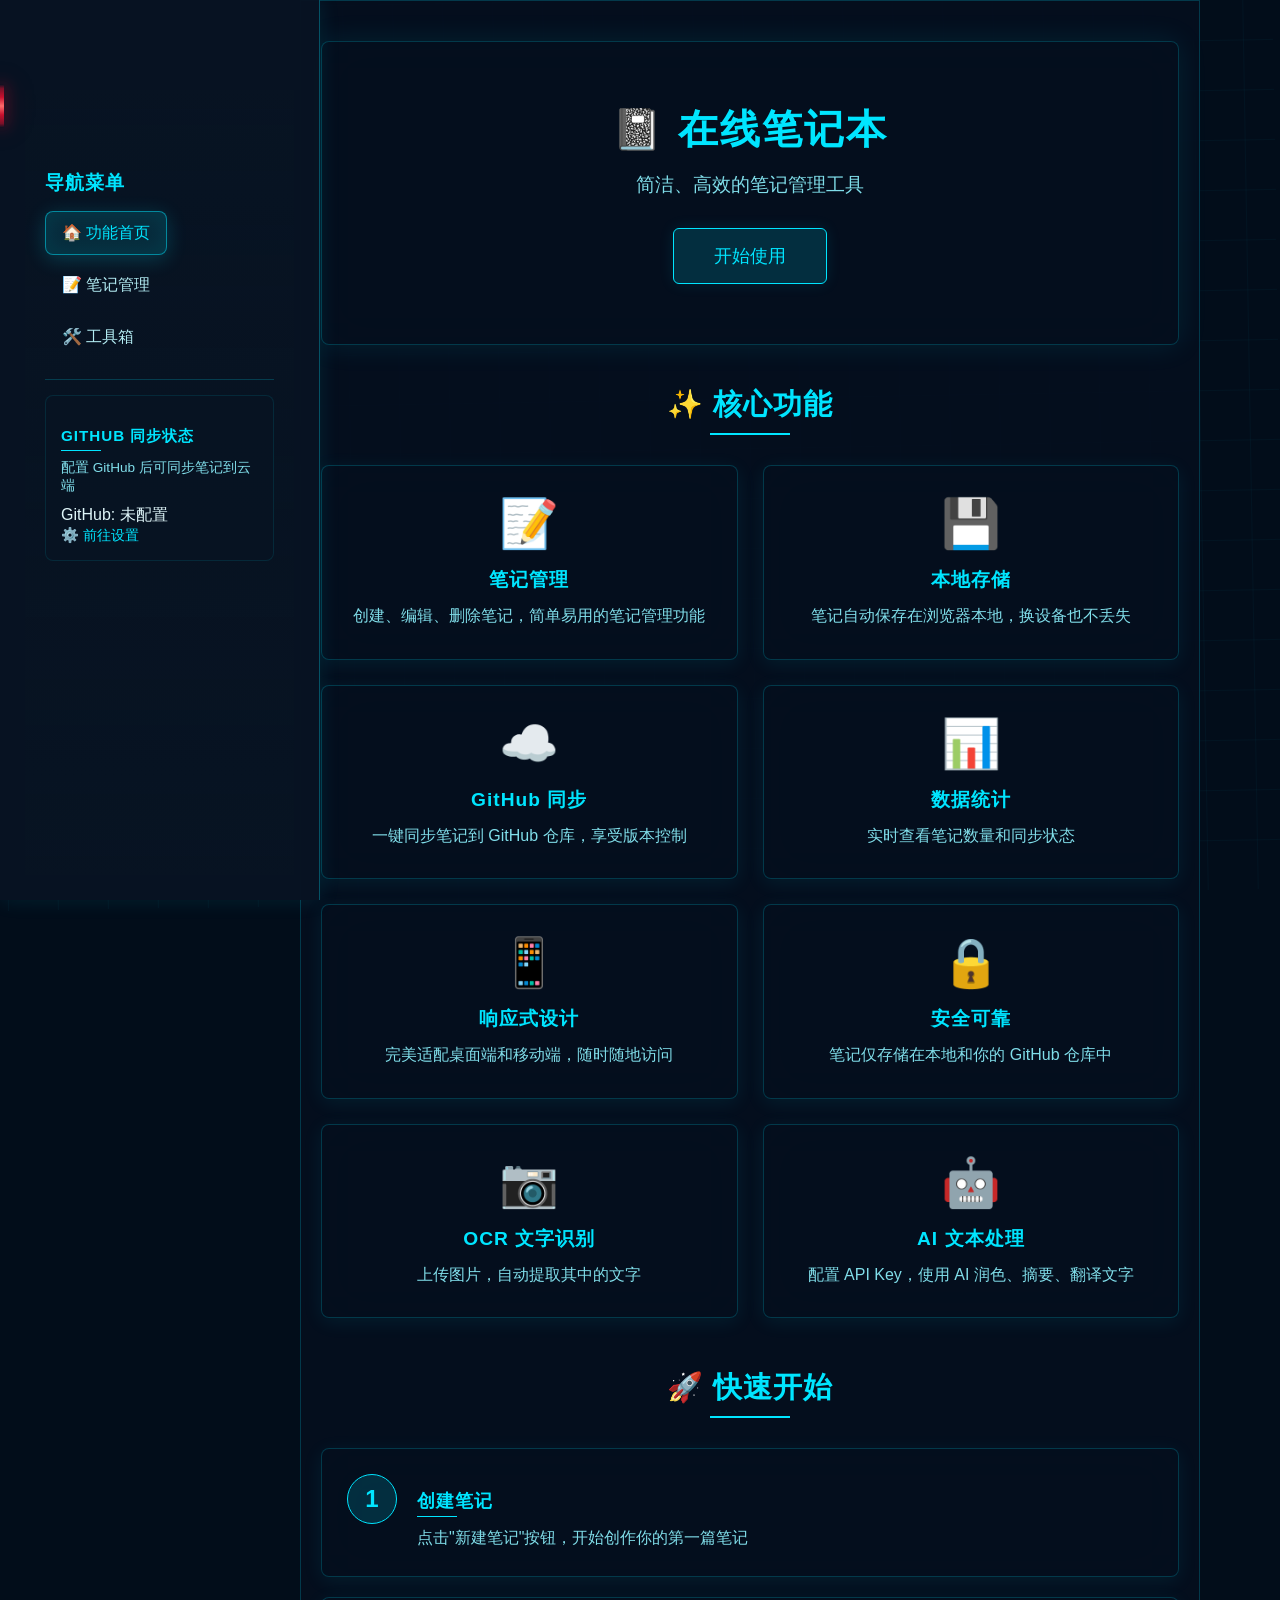
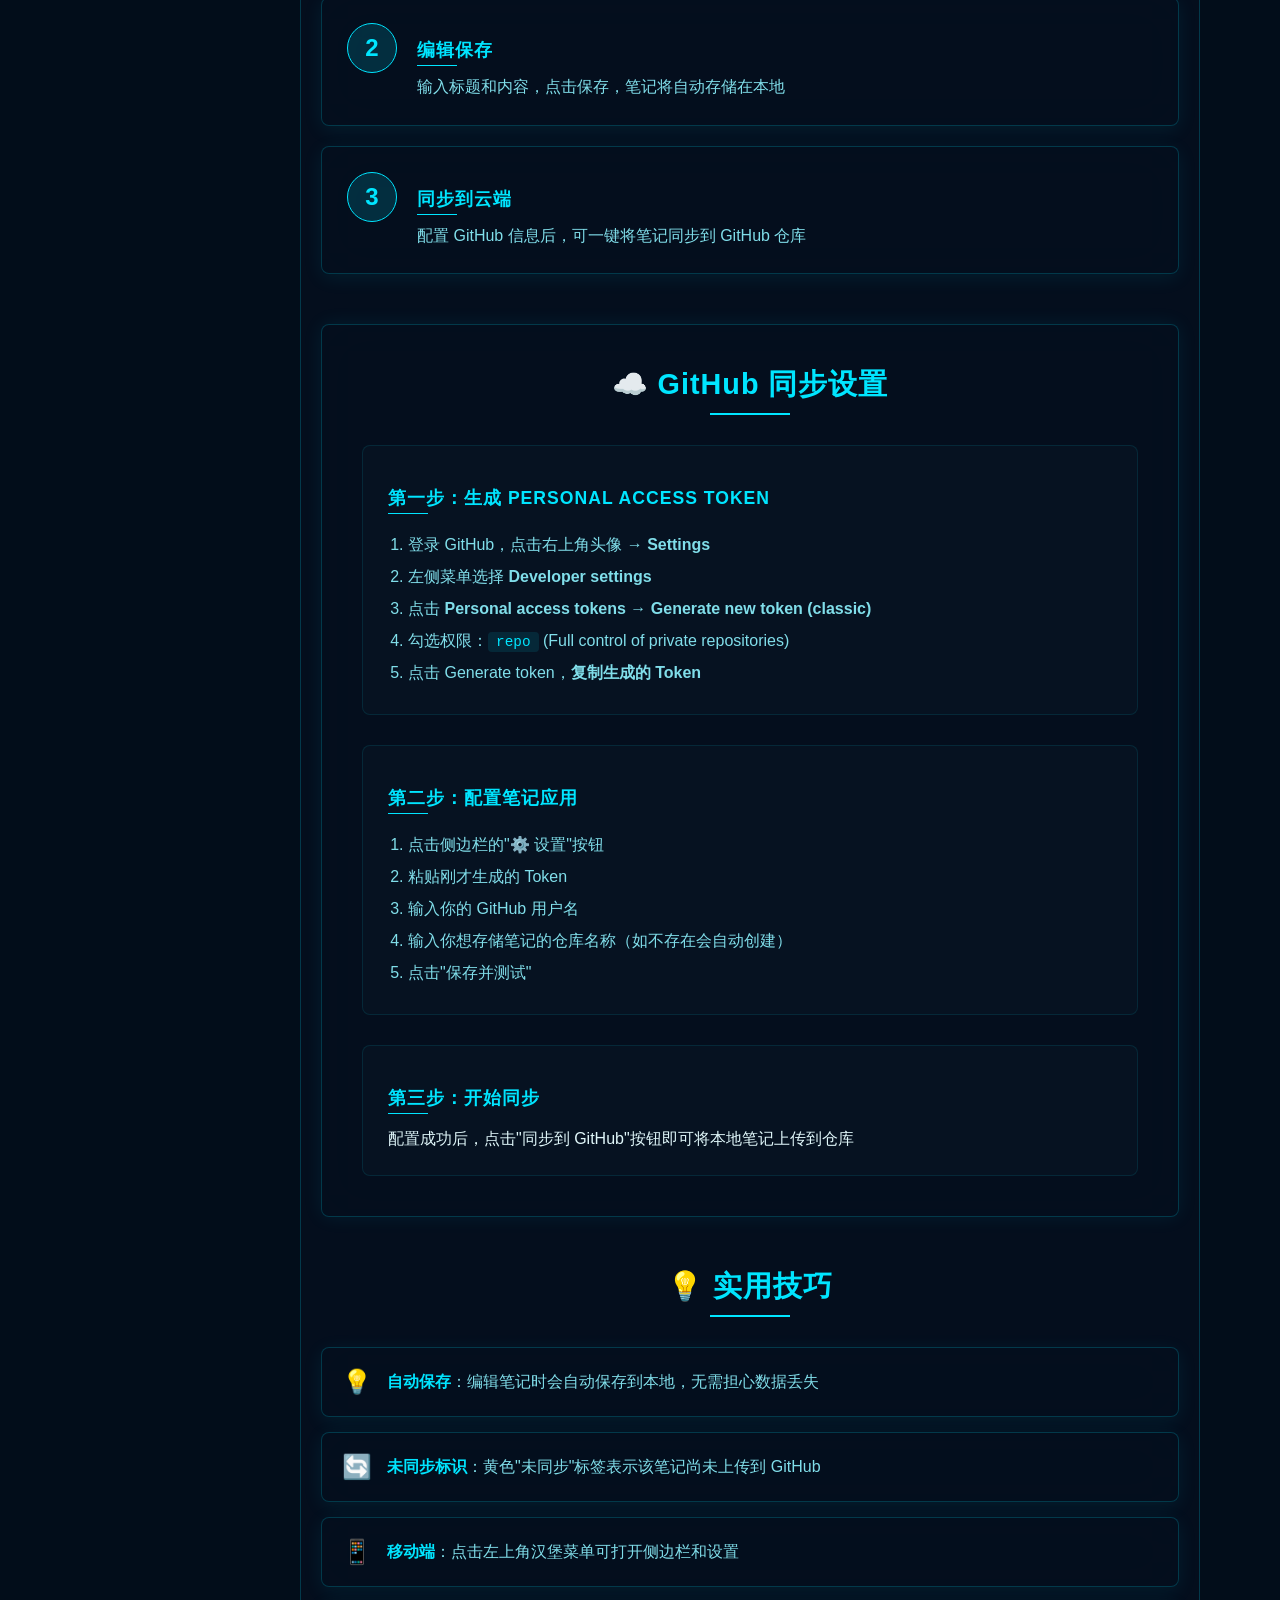
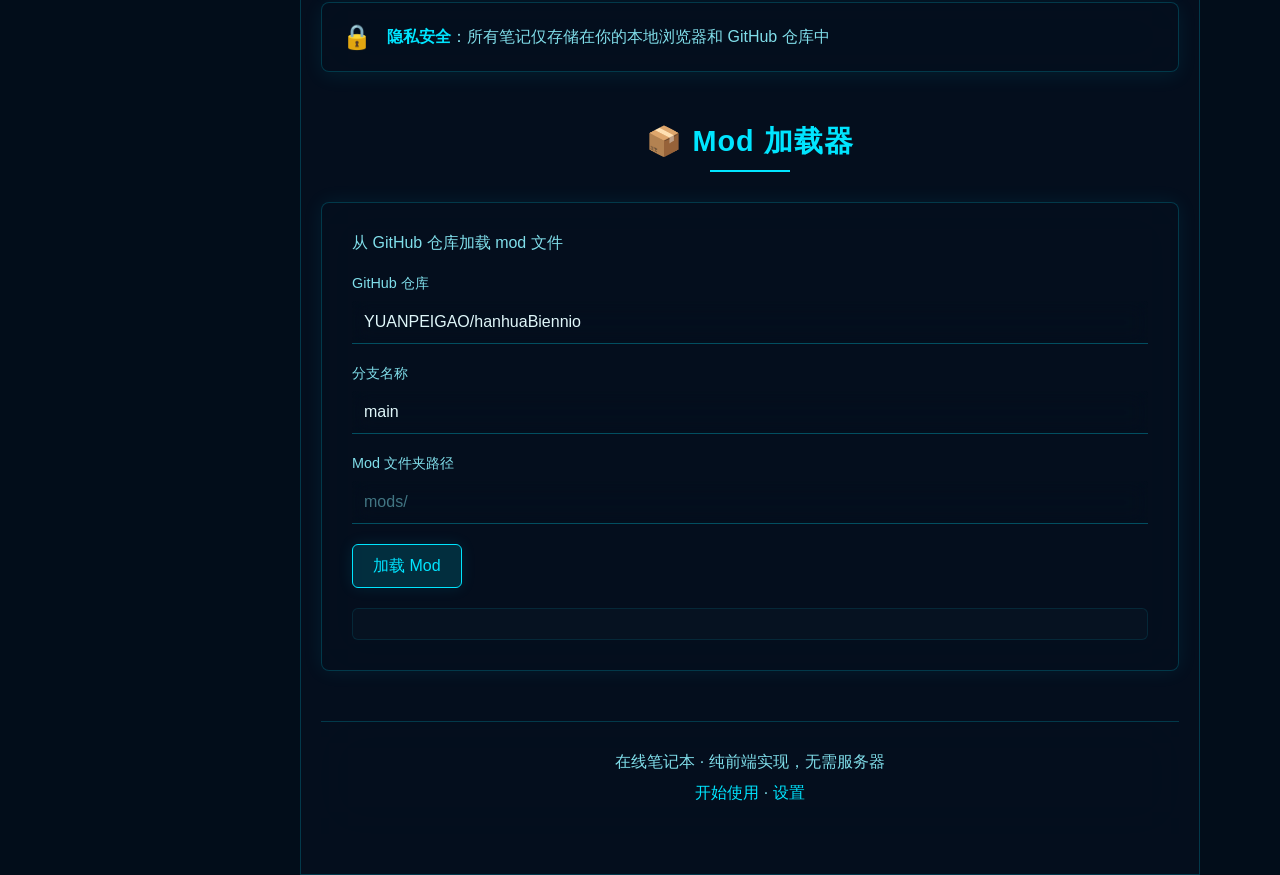
<file: index.html>
<!DOCTYPE html>
<html lang="zh-CN">
<head>
    <meta charset="UTF-8">
    <meta name="viewport" content="width=device-width, initial-scale=1.0">
    <title>在线笔记本 - HTML核心知识点整理</title>
    <link rel="stylesheet" href="./static/css/style.css">
    <link rel="stylesheet" href="./static/css/index.css">
</head>
<body class="page-transition">
    <div class="menu-btn" id="menuBtn">
        <span></span>
        <span></span>
        <span></span>
    </div>

    <nav class="side-menu" id="sideMenu">
        <div class="menu-canvas-container">
            <canvas id="menu-canvas"></canvas>
        </div>
        <div class="dna-highlighter" id="dnaHighlighter"></div>
        <div class="menu-content">
            <h3>导航菜单</h3>
            <ul class="menu-nav">
                <li><a href="./index.html" class="nav-link active" data-nav-index="0">🏠 功能首页</a></li>
                <li><a href="./pages/note.html" class="nav-link" data-nav-index="1">📝 笔记管理</a></li>
                <li><a href="./pages/tools.html" class="nav-link" data-nav-index="2">🛠️ 工具箱</a></li>
            </ul>
            <hr class="menu-divider">
            <div class="github-info">
                <h4>GitHub 同步状态</h4>
                <p class="info-text">配置 GitHub 后可同步笔记到云端</p>
                <div class="sync-status">GitHub: <span id="sync-status">未配置</span></div>
                <button id="btn-open-settings" class="btn-link">⚙️ 前往设置</button>
            </div>
        </div>
    </nav>

    <div class="overlay" id="overlay"></div>

    <main class="main-content">
        <section class="hero">
            <div class="hero-content">
                <h1>📓 在线笔记本</h1>
                <p class="hero-subtitle">简洁、高效的笔记管理工具</p>
                <div class="hero-actions">
                    <a href="./pages/note.html" class="btn btn-primary btn-large">开始使用</a>
                </div>
            </div>
        </section>

        <section class="features">
            <h2 class="section-title">✨ 核心功能</h2>
            <div class="feature-grid">
                <div class="feature-card paper-texture">
                    <div class="feature-icon">📝</div>
                    <h3>笔记管理</h3>
                    <p>创建、编辑、删除笔记，简单易用的笔记管理功能</p>
                </div>
                <div class="feature-card paper-texture">
                    <div class="feature-icon">💾</div>
                    <h3>本地存储</h3>
                    <p>笔记自动保存在浏览器本地，换设备也不丢失</p>
                </div>
                <div class="feature-card paper-texture">
                    <div class="feature-icon">☁️</div>
                    <h3>GitHub 同步</h3>
                    <p>一键同步笔记到 GitHub 仓库，享受版本控制</p>
                </div>
                <div class="feature-card paper-texture">
                    <div class="feature-icon">📊</div>
                    <h3>数据统计</h3>
                    <p>实时查看笔记数量和同步状态</p>
                </div>
                <div class="feature-card paper-texture">
                    <div class="feature-icon">📱</div>
                    <h3>响应式设计</h3>
                    <p>完美适配桌面端和移动端，随时随地访问</p>
                </div>
                <div class="feature-card paper-texture">
                    <div class="feature-icon">🔒</div>
                    <h3>安全可靠</h3>
                    <p>笔记仅存储在本地和你的 GitHub 仓库中</p>
                </div>
                <div class="feature-card paper-texture">
                    <div class="feature-icon">📷</div>
                    <h3>OCR 文字识别</h3>
                    <p>上传图片，自动提取其中的文字</p>
                </div>
                <div class="feature-card paper-texture">
                    <div class="feature-icon">🤖</div>
                    <h3>AI 文本处理</h3>
                    <p>配置 API Key，使用 AI 润色、摘要、翻译文字</p>
                </div>
            </div>
        </section>

        <section class="guide">
            <h2 class="section-title">🚀 快速开始</h2>
            <div class="guide-steps">
                <div class="step paper-texture">
                    <div class="step-number">1</div>
                    <div class="step-content">
                        <h4>创建笔记</h4>
                        <p>点击"新建笔记"按钮，开始创作你的第一篇笔记</p>
                    </div>
                </div>
                <div class="step paper-texture">
                    <div class="step-number">2</div>
                    <div class="step-content">
                        <h4>编辑保存</h4>
                        <p>输入标题和内容，点击保存，笔记将自动存储在本地</p>
                    </div>
                </div>
                <div class="step paper-texture">
                    <div class="step-number">3</div>
                    <div class="step-content">
                        <h4>同步到云端</h4>
                        <p>配置 GitHub 信息后，可一键将笔记同步到 GitHub 仓库</p>
                    </div>
                </div>
            </div>
        </section>

        <section class="github-setup">
            <h2 class="section-title">☁️ GitHub 同步设置</h2>
            <div class="setup-content">
                <div class="setup-step paper-texture">
                    <h4>第一步：生成 Personal Access Token</h4>
                    <ol>
                        <li>登录 GitHub，点击右上角头像 → <strong>Settings</strong></li>
                        <li>左侧菜单选择 <strong>Developer settings</strong></li>
                        <li>点击 <strong>Personal access tokens</strong> → <strong>Generate new token (classic)</strong></li>
                        <li>勾选权限：<code>repo</code> (Full control of private repositories)</li>
                        <li>点击 Generate token，<strong>复制生成的 Token</strong></li>
                    </ol>
                </div>
                <div class="setup-step paper-texture">
                    <h4>第二步：配置笔记应用</h4>
                    <ol>
                        <li>点击侧边栏的"⚙️ 设置"按钮</li>
                        <li>粘贴刚才生成的 Token</li>
                        <li>输入你的 GitHub 用户名</li>
                        <li>输入你想存储笔记的仓库名称（如不存在会自动创建）</li>
                        <li>点击"保存并测试"</li>
                    </ol>
                </div>
                <div class="setup-step paper-texture">
                    <h4>第三步：开始同步</h4>
                    <p>配置成功后，点击"同步到 GitHub"按钮即可将本地笔记上传到仓库</p>
                </div>
            </div>
        </section>

        <section class="tips">
            <h2 class="section-title">💡 实用技巧</h2>
            <div class="tips-list">
                <div class="tip">
                    <span class="tip-icon">💡</span>
                    <p><strong>自动保存</strong>：编辑笔记时会自动保存到本地，无需担心数据丢失</p>
                </div>
                <div class="tip">
                    <span class="tip-icon">🔄</span>
                    <p><strong>未同步标识</strong>：黄色"未同步"标签表示该笔记尚未上传到 GitHub</p>
                </div>
                <div class="tip">
                    <span class="tip-icon">📱</span>
                    <p><strong>移动端</strong>：点击左上角汉堡菜单可打开侧边栏和设置</p>
                </div>
                <div class="tip">
                    <span class="tip-icon">🔒</span>
                    <p><strong>隐私安全</strong>：所有笔记仅存储在你的本地浏览器和 GitHub 仓库中</p>
                </div>
            </div>
        </section>

        <section class="mod-loader">
            <h2 class="section-title">📦 Mod 加载器</h2>
            <div class="mod-loader-content paper-texture">
                <p>从 GitHub 仓库加载 mod 文件</p>
                <div class="form-group">
                    <label for="mod-repo">GitHub 仓库</label>
                    <input type="text" id="mod-repo" placeholder="用户名/仓库名" value="YUANPEIGAO/hanhuaBiennio">
                </div>
                <div class="form-group">
                    <label for="mod-branch">分支名称</label>
                    <input type="text" id="mod-branch" placeholder="main" value="main">
                </div>
                <div class="form-group">
                    <label for="mod-path">Mod 文件夹路径</label>
                    <input type="text" id="mod-path" placeholder="mods/" value="">
                </div>
                <button id="btn-load-mods" class="btn btn-primary">加载 Mod</button>
                <div id="mod-result" class="mod-result"></div>
            </div>
        </section>

        <footer class="footer">
            <p>在线笔记本 · 纯前端实现，无需服务器</p>
            <p class="footer-links">
                <a href="./pages/note.html">开始使用</a> ·
                <a href="javascript:;" id="btn-open-settings-footer">设置</a>
            </p>
        </footer>
    </main>

    <div id="settings-modal" class="modal" style="display: none;">
        <div class="modal-content">
            <h2>GitHub 设置</h2>
            <p class="settings-tip">配置你的 GitHub 信息，用于同步笔记到仓库</p>
            <div class="form-group">
                <label for="gh-token">Personal Access Token</label>
                <input type="password" id="gh-token" placeholder="ghp_xxxxxxxxxxxx">
                <small>在 GitHub Settings → Developer settings → Personal access tokens 生成</small>
            </div>
            <div class="form-group">
                <label for="gh-owner">仓库所有者（用户名）</label>
                <input type="text" id="gh-owner" placeholder="your-username">
            </div>
            <div class="form-group">
                <label for="gh-repo">仓库名称</label>
                <input type="text" id="gh-repo" placeholder="your-repo">
            </div>
            <div class="form-group">
                <label for="gh-branch">分支名称</label>
                <input type="text" id="gh-branch" placeholder="main" value="main">
            </div>
            <div class="modal-footer">
                <button id="btn-close-settings" class="btn btn-secondary">取消</button>
                <button id="btn-save-settings" class="btn btn-primary">保存并测试</button>
            </div>
        </div>
    </div>

    <div id="toast" class="toast"></div>

    <script type="module" src="./static/js/storage.js" defer></script>
    <script type="module" src="./static/js/github.js" defer></script>
    <script type="module" src="./static/js/menu-canvas.js" defer></script>
    <script type="module" src="./static/js/index.js" defer></script>
</body>
</html>
</file>
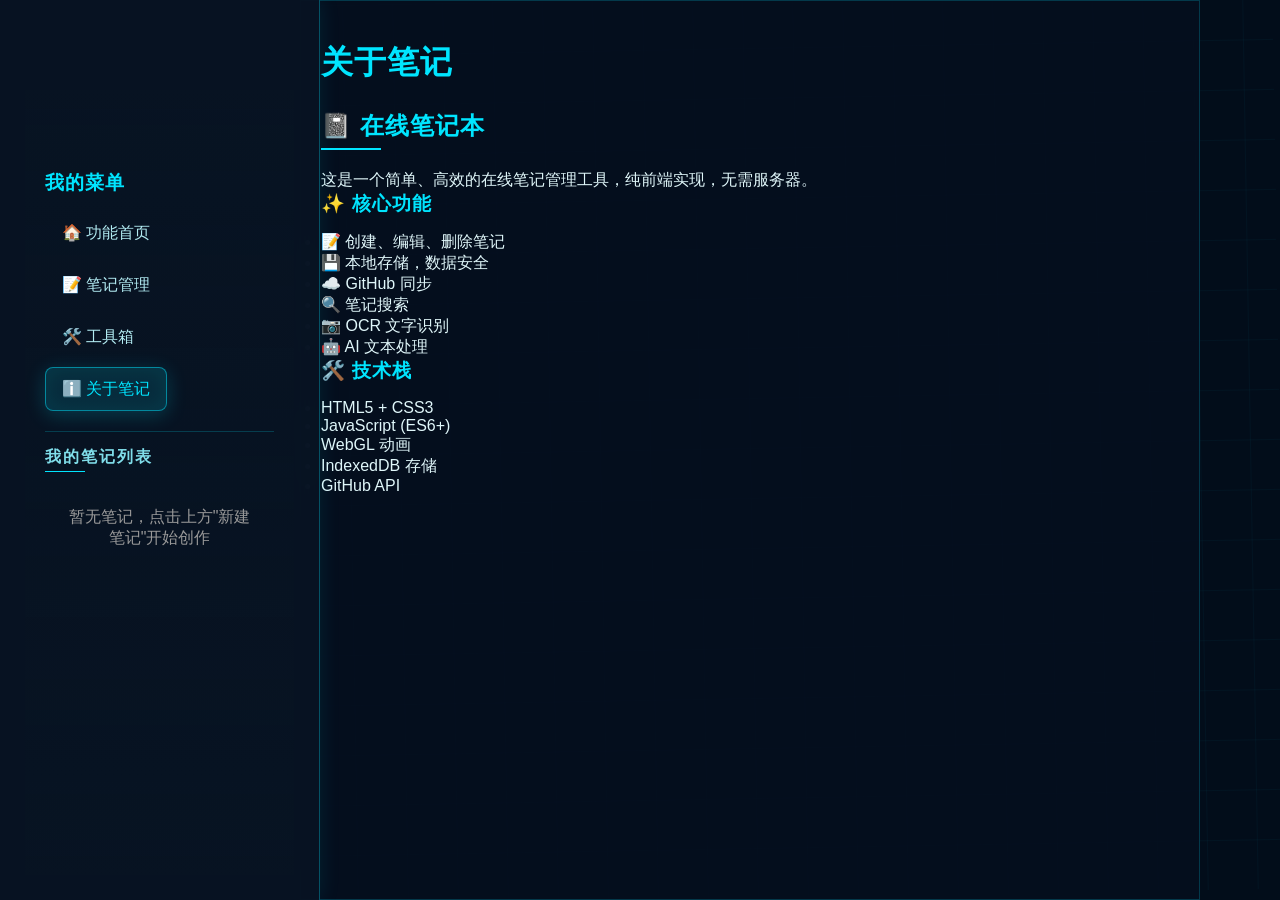
<file: pages/about-note.html>
<!DOCTYPE html>
<html lang="zh-CN">
<head>
    <meta charset="UTF-8">
    <meta name="viewport" content="width=device-width, initial-scale=1.0">
    <title>关于笔记</title>
    <link rel="stylesheet" href="../static/css/style.css">
</head>
<body class="page-transition">
    <!-- 汉堡菜单按钮 -->
    <div class="menu-btn" id="menuBtn">
        <span></span>
        <span></span>
        <span></span>
    </div>

    <!-- 侧边导航栏 -->
    <nav class="side-menu" id="sideMenu">
        <div class="menu-canvas-container">
            <canvas id="menu-canvas"></canvas>
        </div>
        <div class="menu-content">
            <h3>我的菜单</h3>
            <ul class="menu-nav">
                <li><a href="../index.html" class="nav-link">🏠 功能首页</a></li>
                <li><a href="./note.html" class="nav-link">📝 笔记管理</a></li>
                <li><a href="./tools.html" class="nav-link">🛠️ 工具箱</a></li>
                <li><a href="./about-note.html" class="nav-link active">ℹ️ 关于笔记</a></li>
            </ul>
            <hr class="menu-divider">
            <h4>我的笔记列表</h4>
            <div id="note-list"></div>
        </div>
    </nav>

    <div class="overlay" id="overlay"></div>

    <main class="main-content">
        <h1>关于笔记</h1>
        <div class="text-box paper-texture">
            <h2>📓 在线笔记本</h2>
            <p>这是一个简单、高效的在线笔记管理工具，纯前端实现，无需服务器。</p>
            <h3>✨ 核心功能</h3>
            <ul>
                <li>📝 创建、编辑、删除笔记</li>
                <li>💾 本地存储，数据安全</li>
                <li>☁️ GitHub 同步</li>
                <li>🔍 笔记搜索</li>
                <li>📷 OCR 文字识别</li>
                <li>🤖 AI 文本处理</li>
            </ul>
            <h3>🛠️ 技术栈</h3>
            <ul>
                <li>HTML5 + CSS3</li>
                <li>JavaScript (ES6+)</li>
                <li>WebGL 动画</li>
                <li>IndexedDB 存储</li>
                <li>GitHub API</li>
            </ul>
        </div>
    </main>

    <div id="toast" class="toast"></div>

    <script type="module" src="../static/js/storage.js" defer></script>
    <script type="module" src="../static/js/github.js" defer></script>
    <script type="module" src="../static/js/menu-canvas.js" defer></script>
    <script type="module" src="../static/js/note.js" defer></script>
</body>
</html>
</file>
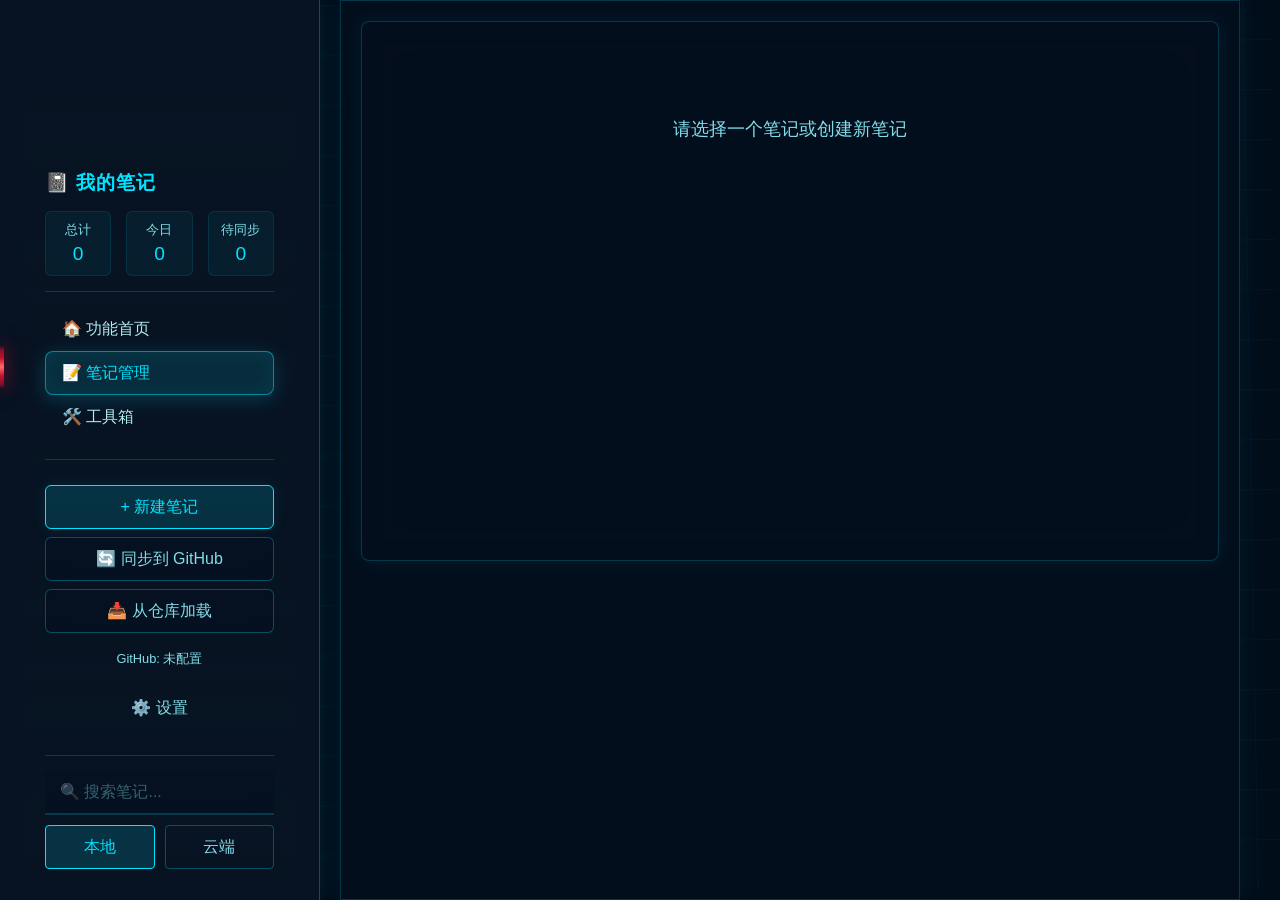
<file: pages/note.html>
<!DOCTYPE html>
<html lang="zh-CN">
<head>
    <meta charset="UTF-8">
    <meta name="viewport" content="width=device-width, initial-scale=1.0">
    <title>笔记管理 - 在线笔记本</title>
    <link rel="stylesheet" href="../static/css/style.css">
    <link rel="stylesheet" href="../static/css/note.css">
</head>
<body class="page-transition">
    <div class="menu-btn" id="menuBtn">
        <span></span>
        <span></span>
        <span></span>
    </div>

    <nav class="side-menu" id="sideMenu">
        <div class="menu-canvas-container">
            <canvas id="menu-canvas"></canvas>
        </div>
        <div class="dna-highlighter" id="dnaHighlighter"></div>
        <div class="menu-content">
            <div class="user-section">
                <h3>📓 我的笔记</h3>
                <div class="stats-row">
                    <div class="stat-item">
                        <span class="stat-label">总计</span>
                        <span class="stat-value" id="stat-total">0</span>
                    </div>
                    <div class="stat-item">
                        <span class="stat-label">今日</span>
                        <span class="stat-value" id="stat-today">0</span>
                    </div>
                    <div class="stat-item">
                        <span class="stat-label">待同步</span>
                        <span class="stat-value" id="stat-unsynced">0</span>
                    </div>
                </div>
            </div>
            <hr class="menu-divider">
            <div class="menu-nav">
                <a href="../index.html" class="nav-link" data-nav-index="0">🏠 功能首页</a>
                <a href="./note.html" class="nav-link active" data-nav-index="1">📝 笔记管理</a>
                <a href="./tools.html" class="nav-link" data-nav-index="2">🛠️ 工具箱</a>
            </div>
            <hr class="menu-divider">
            <div class="action-buttons">
                <button id="btn-new" class="btn btn-primary">+ 新建笔记</button>
                <button id="btn-sync" class="btn btn-secondary">🔄 同步到 GitHub</button>
                <button id="btn-load" class="btn btn-secondary">📥 从仓库加载</button>
                <div class="sync-status">GitHub: <span id="sync-status">未配置</span></div>
                <button id="btn-open-settings" class="btn btn-text">⚙️ 设置</button>
            </div>
            <hr class="menu-divider">
            <div class="search-container">
                <input type="text" id="search-input" class="search-input" placeholder="🔍 搜索笔记...">
                <div class="search-actions">
                    <button id="btn-search-local" class="btn btn-text btn-search btn-search-active">本地</button>
                    <button id="btn-search-cloud" class="btn btn-text btn-search">云端</button>
                </div>
            </div>
            <div id="search-results" class="search-results" style="display: none;"></div>
            <h4>笔记列表</h4>
            <div id="note-list" class="note-list"></div>
        </div>
    </nav>

    <div class="overlay" id="overlay"></div>

    <main class="main-content notes-main">
        <div id="note-detail" class="note-detail">
            <p class="empty-tip">请选择一个笔记或创建新笔记</p>
        </div>

        <div id="note-editor" class="note-editor" style="display: none;">
            <div class="editor-header">
                <input type="text" id="editor-title" class="editor-title" placeholder="笔记标题">
            </div>
            <textarea id="editor-content" class="editor-content" placeholder="开始编写笔记内容..."></textarea>
            <div class="editor-footer">
                <button id="btn-cancel" class="btn btn-secondary">取消</button>
                <button id="btn-save" class="btn btn-primary">保存笔记</button>
            </div>
        </div>
    </main>

    <div class="toolbar" id="toolbar" style="display: none;">
        <button id="btn-edit" class="toolbar-btn" title="编辑">✏️ 编辑</button>
        <button id="btn-delete" class="toolbar-btn" title="删除">🗑️ 删除</button>
        <button id="btn-sync-note" class="toolbar-btn" title="同步">⬆️ 同步</button>
    </div>

    <div id="settings-modal" class="modal" style="display: none;">
        <div class="modal-content">
            <h2>GitHub 设置</h2>
            <p class="settings-tip">配置你的 GitHub 信息，用于同步笔记到仓库</p>
            <div class="form-group">
                <label for="gh-token">Personal Access Token</label>
                <input type="password" id="gh-token" placeholder="ghp_xxxxxxxxxxxx">
                <small>在 GitHub Settings → Developer settings → Personal access tokens 生成</small>
                <div class="security-warning">
                    ⚠️ <strong>安全提醒：</strong>请使用最小权限令牌，只需要 <code>repo</code> 权限即可。Token 会明文存储在本地，请注意保护你的设备安全。
                </div>
            </div>
            <div class="form-group">
                <label for="gh-owner">仓库所有者（用户名）</label>
                <input type="text" id="gh-owner" placeholder="your-username">
            </div>
            <div class="form-group">
                <label for="gh-repo">仓库名称</label>
                <input type="text" id="gh-repo" placeholder="your-repo">
            </div>
            <div class="form-group">
                <label for="gh-branch">分支名称</label>
                <input type="text" id="gh-branch" placeholder="main" value="main">
            </div>
            <div class="modal-footer">
                <button id="btn-close-settings" class="btn btn-secondary">取消</button>
                <button id="btn-save-settings" class="btn btn-primary">保存并测试</button>
            </div>
        </div>
    </div>

    <!-- 删除确认模态框 -->
    <div id="delete-modal" class="modal delete-modal" style="display: none;">
        <div class="modal-content delete-modal-content">
            <div class="delete-icon">⚠️</div>
            <h2>确认删除笔记</h2>
            <p class="delete-warning">此操作将永久删除笔记，云端文件也会同时删除，不可恢复！</p>
            <p class="delete-note-title" id="delete-note-title"></p>
            <div class="modal-footer delete-modal-footer">
                <button id="btn-cancel-delete" class="btn btn-secondary">取消</button>
                <button id="btn-confirm-delete" class="btn btn-danger">确认删除</button>
            </div>
        </div>
    </div>

    <div id="toast" class="toast"></div>

    <script type="module" src="../static/js/storage.js" defer></script>
    <script type="module" src="../static/js/github.js" defer></script>
    <script type="module" src="../static/js/menu-canvas.js" defer></script>
    <script type="module" src="../static/js/note.js" defer></script>
</body>
</html>
</file>
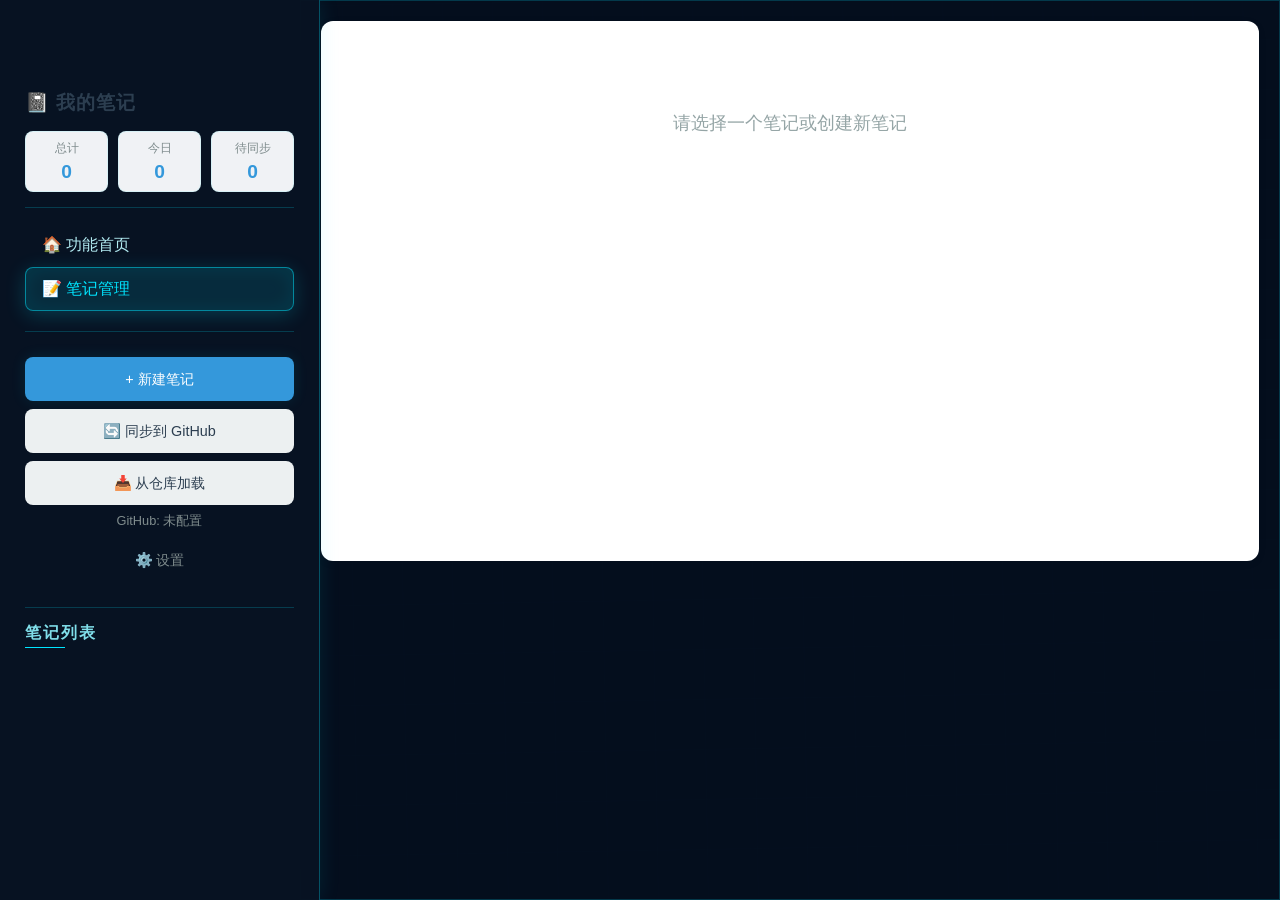
<file: pages/notes.html>
<!DOCTYPE html>
<html lang="zh-CN">
<head>
    <meta charset="UTF-8">
    <meta name="viewport" content="width=device-width, initial-scale=1.0">
    <title>笔记管理 - 在线笔记本</title>
    <link rel="stylesheet" href="../static/css/style.css">
    <link rel="stylesheet" href="../static/css/notes.css">
</head>
<body>
    <div class="menu-btn" id="menuBtn">
        <span></span>
        <span></span>
        <span></span>
    </div>

    <nav class="side-menu" id="sideMenu">
        <div class="user-section">
            <h3>📓 我的笔记</h3>
            <div class="stats-row">
                <div class="stat-item">
                    <span class="stat-label">总计</span>
                    <span class="stat-value" id="stat-total">0</span>
                </div>
                <div class="stat-item">
                    <span class="stat-label">今日</span>
                    <span class="stat-value" id="stat-today">0</span>
                </div>
                <div class="stat-item">
                    <span class="stat-label">待同步</span>
                    <span class="stat-value" id="stat-unsynced">0</span>
                </div>
            </div>
        </div>
        <hr class="menu-divider">
        <div class="menu-nav">
            <a href="../index.html" class="nav-link">🏠 功能首页</a>
            <a href="./notes.html" class="nav-link active">📝 笔记管理</a>
        </div>
        <hr class="menu-divider">
        <div class="action-buttons">
            <button id="btn-new" class="btn btn-primary">+ 新建笔记</button>
            <button id="btn-sync" class="btn btn-secondary">🔄 同步到 GitHub</button>
            <button id="btn-load" class="btn btn-secondary">📥 从仓库加载</button>
            <div class="sync-status">GitHub: <span id="sync-status">未配置</span></div>
            <button id="btn-open-settings" class="btn btn-text">⚙️ 设置</button>
        </div>
        <hr class="menu-divider">
        <h4>笔记列表</h4>
        <div id="note-list" class="note-list"></div>
    </nav>

    <div class="overlay" id="overlay"></div>

    <main class="main-content notes-main">
        <div id="note-detail" class="note-detail">
            <p class="empty-tip">请选择一个笔记或创建新笔记</p>
        </div>

        <div id="note-editor" class="note-editor" style="display: none;">
            <div class="editor-header">
                <input type="text" id="editor-title" class="editor-title" placeholder="笔记标题">
            </div>
            <textarea id="editor-content" class="editor-content" placeholder="开始编写笔记内容..."></textarea>
            <div class="editor-footer">
                <button id="btn-cancel" class="btn btn-secondary">取消</button>
                <button id="btn-save" class="btn btn-primary">保存笔记</button>
            </div>
        </div>
    </main>

    <div class="toolbar" id="toolbar" style="display: none;">
        <button id="btn-edit" class="toolbar-btn" title="编辑">✏️ 编辑</button>
        <button id="btn-delete" class="toolbar-btn" title="删除">🗑️ 删除</button>
        <button id="btn-sync-note" class="toolbar-btn" title="同步">⬆️ 同步</button>
    </div>

    <div id="settings-modal" class="modal" style="display: none;">
        <div class="modal-content">
            <h2>GitHub 设置</h2>
            <p class="settings-tip">配置你的 GitHub 信息，用于同步笔记到仓库</p>
            <div class="form-group">
                <label for="gh-token">Personal Access Token</label>
                <input type="password" id="gh-token" placeholder="ghp_xxxxxxxxxxxx">
                <small>在 GitHub Settings → Developer settings → Personal access tokens 生成</small>
            </div>
            <div class="form-group">
                <label for="gh-owner">仓库所有者（用户名）</label>
                <input type="text" id="gh-owner" placeholder="your-username">
            </div>
            <div class="form-group">
                <label for="gh-repo">仓库名称</label>
                <input type="text" id="gh-repo" placeholder="your-repo">
            </div>
            <div class="modal-footer">
                <button id="btn-close-settings" class="btn btn-secondary">取消</button>
                <button id="btn-save-settings" class="btn btn-primary">保存并测试</button>
            </div>
        </div>
    </div>

    <div id="toast" class="toast"></div>

    <script src="../static/js/storage.js" defer></script>
    <script src="../static/js/github.js" defer></script>
    <script src="../static/js/notes.js" defer></script>
</body>
</html>
</file>
<file: static/css/style.css>
/* 全局重置：统一盒模型+清除默认样式 */
* {
    margin: 0;
    padding: 0;
    box-sizing: border-box;
}

/* 导入 Google Fonts */
@import url('https://fonts.googleapis.com/css2?family=Rajdhani:wght@400;500;600&family=Orbitron:wght@400;700&family=Noto+Sans+SC:wght@300;400&display=swap');

/* 页面基础样式：Animus 风格 */
body {
    max-width: 1400px;
    margin: 0 auto;
    padding: 0;
    font-family: 'Noto Sans SC', 'Rajdhani', -apple-system, BlinkMacSystemFont, sans-serif;
    background: #020d1a;
    color: #e0f7fa;
    position: relative;
    min-height: 100vh;
    -webkit-text-size-adjust: 100%; /* 防止 iOS 自动放大 */
    overflow-x: hidden;
    touch-action: pan-y;
    -webkit-overflow-scrolling: touch;
}

/* 触摸优化样式 */
.touch-target {
    min-height: 44px;
    min-width: 44px;
    touch-action: manipulation;
    -webkit-tap-highlight-color: transparent;
}

/* 触摸反馈效果 */
.touch-feedback {
    transition: all 0.15s cubic-bezier(0.4, 0, 0.2, 1);
}

.touch-feedback:active {
    transform: scale(0.95);
}

/* 禁止文本选择 */
.no-select {
    -webkit-user-select: none;
    user-select: none;
}

/* 背景网格效果 */
body::before {
    content: '';
    position: fixed;
    top: 0;
    left: 0;
    width: 100%;
    height: 100%;
    background-image: 
        linear-gradient(rgba(0, 229, 255, 0.03) 1px, transparent 1px),
        linear-gradient(90deg, rgba(0, 229, 255, 0.03) 1px, transparent 1px);
    background-size: 50px 50px;
    transform: rotate(-1deg);
    z-index: -1;
}

/* 小屏设备优化（手机） */
@media (max-width: 480px) {
    h1 {
        font-size: 1.5rem;
        margin-bottom: 15px;
    }

    h3 {
        font-size: 1.1rem;
    }

    .menu-btn {
        top: 15px;
        left: 15px;
        width: 44px;
        height: 44px;
        padding: 8px;
    }

    .menu-btn span {
        height: 3px;
    }

    /* 触摸目标优化 */
    .nav-link,
    .note-item,
    .btn,
    .toolbar-btn {
        min-height: 48px;
        padding: 12px 16px;
    }

    /* 移动端按钮优化 */
    .btn {
        padding: 14px 24px;
        font-size: 1.1rem;
        min-height: 50px;
    }
}

/* 中等屏设备（大屏手机/小平板） */
@media (min-width: 481px) and (max-width: 768px) {
    h1 {
        font-size: 1.75rem;
    }
}

/* 平板设备 */
@media (min-width: 769px) and (max-width: 1024px) {
    h1 {
        font-size: 2rem;
    }
    
    .side-menu {
        width: 260px;
        padding: 80px 18px 18px;
    }
    
    .main-content {
        margin-left: 260px;
        padding: 25px 20px;
    }
    
    .feature-grid {
        grid-template-columns: repeat(2, 1fr);
    }
    
    .guide-steps {
        flex-direction: column;
        gap: 20px;
    }
    
    .step {
        flex-direction: row;
        align-items: center;
    }
    
    .step-number {
        width: 50px;
        height: 50px;
        font-size: 1.2rem;
        margin-right: 20px;
    }
}

/* 大屏手机优化 */
@media (max-width: 768px) {
    .feature-grid {
        grid-template-columns: 1fr;
        gap: 15px;
    }
    
    .guide-steps {
        flex-direction: column;
        gap: 15px;
    }
    
    .step {
        flex-direction: column;
        text-align: center;
    }
    
    .step-number {
        margin-bottom: 10px;
    }
    
    .setup-content {
        padding: 15px;
    }
    
    .setup-step {
        margin-bottom: 15px;
        padding: 15px;
    }
}

/* 手机端表单优化 */
@media (max-width: 480px) {
    .form-group {
        margin-bottom: 15px;
    }
    
    .form-group label {
        font-size: 1rem;
        margin-bottom: 8px;
    }
    
    .form-group input,
    .form-group textarea {
        padding: 14px 16px;
        font-size: 1rem;
        min-height: 48px;
    }
    
    .modal-content {
        margin: 10px;
        padding: 20px;
        max-height: 90vh;
        overflow-y: auto;
    }
    
    .modal-footer {
        flex-direction: column;
        gap: 10px;
    }
    
    .btn {
        width: 100%;
    }
    
    .btn-primary,
    .btn-secondary {
        width: 100%;
    }
}

/* 标题样式：Animus 风格 */
h1 {
    margin-bottom: 25px;
    font-size: 2rem;
    color: #00e5ff;
    font-family: 'Orbitron', 'Rajdhani', sans-serif;
    letter-spacing: 1px;
}

h2 {
    margin-bottom: 20px;
    font-size: 1.5rem;
    color: #00e5ff;
    font-family: 'Orbitron', 'Rajdhani', sans-serif;
    letter-spacing: 1px;
    position: relative;
    padding-bottom: 8px;
}

h2::after {
    content: '';
    position: absolute;
    bottom: 0;
    left: 0;
    width: 60px;
    height: 2px;
    background: #00e5ff;
}

h3 {
    margin-bottom: 15px;
    font-size: 1.2rem;
    color: #00e5ff;
    font-family: 'Rajdhani', sans-serif;
    letter-spacing: 1px;
}

h4 {
    margin: 15px 0;
    font-size: 1rem;
    color: #80deea;
    font-family: 'Rajdhani', sans-serif;
    text-transform: uppercase;
    letter-spacing: 2px;
    position: relative;
    padding-bottom: 4px;
}

h4::after {
    content: '';
    position: absolute;
    bottom: 0;
    left: 0;
    width: 40px;
    height: 1px;
    background: #00e5ff;
}

/* 汉堡菜单按钮：Animus 风格 */
.menu-btn {
    position: fixed;
    top: 20px;
    left: 20px;
    width: 35px;
    height: 30px;
    cursor: pointer;
    z-index: 1001; /* 保证在最上层 */
    display: flex;
    flex-direction: column;
    justify-content: space-between;
}

.menu-btn span {
    display: block;
    width: 100%;
    height: 2px;
    background: #00e5ff;
    border-radius: 1px;
    transition: all 0.3s ease;
}

/* 汉堡菜单激活态：变成叉号 */
.menu-btn.active span:nth-child(1) {
    transform: translateY(14px) rotate(45deg);
    background: #00e5ff;
}

.menu-btn.active span:nth-child(2) {
    opacity: 0;
}

.menu-btn.active span:nth-child(3) {
    transform: translateY(-14px) rotate(-45deg);
    background: #00e5ff;
}

/* 侧边导航栏：Animus 风格 */
.side-menu {
    position: fixed;
    top: 0;
    left: 0;
    width: 280px;
    height: 100vh;
    background: rgba(8, 20, 35, 0.95);
    backdrop-filter: blur(15px);
    border-right: 1px solid rgba(0, 229, 255, 0.3);
    z-index: 1000;
    transform: translateX(-100%);
    transition: transform 0.25s cubic-bezier(0.4, 0, 0.2, 1);
    overflow: hidden;
    will-change: transform;
}

/* Canvas 容器 */
.menu-canvas-container {
    position: absolute;
    top: 0;
    left: 0;
    width: 100%;
    height: 100%;
    overflow: hidden;
    z-index: 1;
}

#menu-canvas {
    width: 100%;
    height: 100%;
    background: transparent;
}

/* DNA 高亮指示器 */
.dna-highlighter {
    position: absolute;
    left: 0;
    top: 110px;
    width: 4px;
    height: 44px;
    background: linear-gradient(180deg, 
        transparent 0%, 
        rgba(200, 16, 46, 0.6) 10%, 
        #c8102e 30%, 
        #ff6b6b 50%, 
        #c8102e 70%, 
        rgba(200, 16, 46, 0.6) 90%, 
        transparent 100%);
    border-radius: 0 2px 2px 0;
    box-shadow: 
        0 0 15px rgba(200, 16, 46, 0.8), 
        0 0 30px rgba(200, 16, 46, 0.4),
        0 0 45px rgba(200, 16, 46, 0.2);
    transition: top 0.3s cubic-bezier(0.4, 0, 0.2, 1);
    z-index: 3;
    animation: highlighterPulse 2s ease-in-out infinite;
}

@keyframes highlighterPulse {
    0%, 100% {
        box-shadow: 
            0 0 15px rgba(200, 16, 46, 0.8), 
            0 0 30px rgba(200, 16, 46, 0.4),
            0 0 45px rgba(200, 16, 46, 0.2);
    }
    50% {
        box-shadow: 
            0 0 20px rgba(200, 16, 46, 1), 
            0 0 40px rgba(200, 16, 46, 0.6),
            0 0 60px rgba(200, 16, 46, 0.3);
    }
}

/* 侧边栏内容 */
.menu-content {
    position: relative;
    z-index: 2;
    padding: 80px 20px 20px;
    height: 100%;
    overflow-y: auto;
    -webkit-overflow-scrolling: touch;
    background: linear-gradient(to bottom, rgba(8, 20, 35, 0.8) 0%, rgba(8, 20, 35, 0.6) 50%, rgba(8, 20, 35, 0.8) 100%);
}

/* 小屏侧边栏优化 */
@media (max-width: 480px) {
    .side-menu {
        width: 100%;
        max-width: 300px;
        padding: 70px 15px 15px;
    }

    .side-menu.active {
        transform: translateX(0);
    }
}

/* 页面过渡动画 */
.page-transition {
    animation: pageFadeIn 0.3s cubic-bezier(0.4, 0, 0.2, 1);
}

@keyframes pageFadeIn {
    from {
        opacity: 0;
    }
    to {
        opacity: 1;
    }
}

/* 内容区域动画 */
@keyframes contentSlideIn {
    from {
        opacity: 0;
        transform: translateX(20px);
    }
    to {
        opacity: 1;
        transform: translateX(0);
    }
}



.side-menu.active {
    opacity: 1;
}

/* 侧边栏项动画 */
.side-menu .menu-nav li,
.side-menu .action-buttons button,
.side-menu .search-container,
.side-menu .note-list .note-item {
    opacity: 0;
    transform: translateX(-20px);
    animation: menuItemFadeIn 0.3s ease forwards;
}

@keyframes menuItemFadeIn {
    to {
        opacity: 1;
        transform: translateX(0);
    }
}

.menu-nav li:nth-child(1) { animation-delay: 0.1s; }
.menu-nav li:nth-child(2) { animation-delay: 0.15s; }
.menu-nav li:nth-child(3) { animation-delay: 0.2s; }
.action-buttons button:nth-child(1) { animation-delay: 0.25s; }
.action-buttons button:nth-child(2) { animation-delay: 0.3s; }
.action-buttons button:nth-child(3) { animation-delay: 0.35s; }
/* 大屏侧边栏优化 */
@media (min-width: 1200px) {
    .side-menu {
        width: 320px;
        padding: 90px 25px 25px;
    }
}

/* 侧边栏展开态 */
.side-menu.active {
    transform: translateX(0);
    box-shadow: 0 0 20px rgba(0, 229, 255, 0.1);
}

/* 导航菜单样式 */
.menu-nav {
    list-style: none;
    padding: 0;
    margin: 0 0 20px 0;
}

.menu-nav li {
    margin: 8px 0;
    display: flex;
    align-items: center;
}

.nav-link {
    text-decoration: none;
    color: #b2ebf2;
    font-size: 1rem;
    padding: 12px 16px;
    display: flex;
    align-items: center;
    justify-content: flex-start;
    border-radius: 8px;
    transition: all 0.25s cubic-bezier(0.4, 0, 0.2, 1);
    border: 1px solid transparent;
    min-height: 44px;
    height: 44px;
    line-height: 1.5;
    box-sizing: border-box;
    position: relative;
    overflow: hidden;
}

.nav-link::before {
    content: '';
    position: absolute;
    top: 0;
    left: -100%;
    width: 100%;
    height: 100%;
    background: linear-gradient(90deg, 
        transparent 0%, 
        rgba(0, 229, 255, 0.1) 50%, 
        transparent 100%);
    transition: left 0.4s ease;
}

.nav-link:hover {
    color: #00e5ff;
    background: rgba(0, 229, 255, 0.1);
    border-color: rgba(0, 229, 255, 0.4);
    box-shadow: 
        0 4px 20px rgba(0, 229, 255, 0.15),
        inset 0 0 20px rgba(0, 229, 255, 0.05);
    transform: translateX(4px);
}

.nav-link:hover::before {
    left: 100%;
}

.nav-link.active {
    color: #00e5ff;
    background: rgba(0, 229, 255, 0.12);
    border-color: rgba(0, 229, 255, 0.5);
    box-shadow: 
        0 4px 20px rgba(0, 229, 255, 0.2),
        inset 0 0 20px rgba(0, 229, 255, 0.08);
}

.nav-link.active::before {
    left: 100%;
}

/* 菜单分隔线 */
.menu-divider {
    border: none;
    border-top: 1px solid rgba(0, 229, 255, 0.2);
    margin: 15px 0;
}

/* 笔记列表样式 */
.note-list {
    display: flex;
    flex-direction: column;
    gap: 8px;
}

.note-item {
    text-decoration: none;
    color: #e0f7fa;
    padding: 12px 15px;
    border-radius: 6px;
    transition: all 0.2s ease;
    border: 1px solid transparent;
    position: relative;
    overflow: hidden;
}

.note-item:hover {
    background: rgba(0, 229, 255, 0.08);
    border-color: rgba(0, 229, 255, 0.3);
    box-shadow: 0 0 12px rgba(0, 229, 255, 0.5);
    transform: translateX(5px);
}

.note-item:hover::before {
    content: '';
    position: absolute;
    left: 0;
    top: 0;
    bottom: 0;
    width: 2px;
    background: #00e5ff;
}

.note-item.active {
    background: rgba(0, 229, 255, 0.08);
    border-left: 3px solid #00e5ff;
    box-shadow: 0 0 12px rgba(0, 229, 255, 0.3);
}

/* 遮罩层：菜单展开时显示，点击关闭菜单 */
.overlay {
    position: fixed;
    top: 0;
    left: 0;
    width: 100%;
    height: 100%;
    background: rgba(0, 0, 0, 0.5);
    z-index: 999;
    opacity: 0;
    pointer-events: none;
    transition: opacity 0.2s ease;
}

.overlay.active {
    opacity: 1;
    pointer-events: auto;
}

/* 主内容区：适配侧边栏展开，避免被遮挡 */
.main-content {
    max-width: 900px;
    margin: 0 auto;
    padding: 40px 20px;
    background: rgba(5, 15, 30, 0.9);
    border: 1px solid rgba(0, 229, 255, 0.2);
    min-height: 100vh;
    animation: contentSlideIn 0.3s cubic-bezier(0.4, 0, 0.2, 1);
}

@keyframes contentSlideIn {
    from {
        opacity: 0;
        transform: translateX(10px);
    }
    to {
        opacity: 1;
        transform: translateX(0);
    }
}

/* 响应式适配：宽屏时默认展开侧边栏 */
@media (min-width: 900px) {
    .menu-btn {
        display: none;
    }
    .side-menu {
        transform: translateX(0);
    }
    .main-content {
        margin-left: 300px;
    }
    .overlay {
        display: none;
    }
}

/* 超宽屏优化 */
@media (min-width: 1400px) {
    .main-content {
        margin-left: 340px;
        max-width: 1000px;
    }
}

/* 按钮样式：Animus 风格 */
.btn {
    padding: 10px 20px;
    border-radius: 6px;
    border: 1px solid;
    background: transparent;
    color: #e0f7fa;
    cursor: pointer;
    font-family: 'Rajdhani', sans-serif;
    font-size: 1rem;
    transition: all 0.3s cubic-bezier(0.4, 0, 0.2, 1);
    min-height: 44px;
    display: inline-flex;
    align-items: center;
    justify-content: center;
    gap: 8px;
    position: relative;
    overflow: hidden;
    touch-action: manipulation;
    -webkit-tap-highlight-color: transparent;
}

.btn::before {
    content: '';
    position: absolute;
    top: 0;
    left: -100%;
    width: 100%;
    height: 100%;
    background: linear-gradient(90deg, transparent, rgba(0, 229, 255, 0.1), transparent);
    transition: left 0.5s ease;
}

.btn:hover::before {
    left: 100%;
}

.btn:active {
    transform: scale(0.95);
    transition: transform 0.15s cubic-bezier(0.4, 0, 0.2, 1);
}

.btn:focus {
    outline: none;
    box-shadow: 0 0 0 3px rgba(0, 229, 255, 0.3), 0 0 20px rgba(0, 229, 255, 0.2);
}

/* 涟漪效果 */
.btn::after {
    content: '';
    position: absolute;
    width: 100px;
    height: 100px;
    background: rgba(0, 229, 255, 0.3);
    border-radius: 50%;
    transform: scale(0);
    animation: ripple 0.6s linear;
    pointer-events: none;
}

@keyframes ripple {
    to {
        transform: scale(4);
        opacity: 0;
    }
}

.btn-primary {
    background: rgba(0, 229, 255, 0.15);
    border-color: #00e5ff;
    color: #00e5ff;
    box-shadow: 0 0 15px rgba(0, 229, 255, 0.1);
}

.btn-primary:hover {
    background: #00e5ff;
    color: #020d1a;
    box-shadow: 0 0 20px rgba(0, 229, 255, 0.6), 0 0 40px rgba(0, 229, 255, 0.3);
    transform: translateY(-2px);
}

.btn-secondary {
    background: rgba(5, 15, 30, 0.5);
    border-color: rgba(0, 229, 255, 0.3);
    color: #80deea;
    backdrop-filter: blur(10px);
}

.btn-secondary:hover {
    border-color: #00e5ff;
    color: #00e5ff;
    box-shadow: 0 0 15px rgba(0, 229, 255, 0.4);
    background: rgba(0, 229, 255, 0.05);
}

.btn-danger {
    background: rgba(255, 82, 82, 0.15);
    border-color: #ff5252;
    color: #ff5252;
}

.btn-danger:hover {
    background: #ff5252;
    color: #020d1a;
    box-shadow: 0 0 20px rgba(255, 82, 82, 0.6), 0 0 40px rgba(255, 82, 82, 0.3);
}

.btn-text {
    background: transparent;
    border-color: transparent;
    color: #80deea;
    padding: 8px 12px;
}

.btn-text:hover {
    color: #00e5ff;
    text-shadow: 0 0 10px rgba(0, 229, 255, 0.8);
    background: rgba(0, 229, 255, 0.05);
}

.btn:disabled {
    opacity: 0.5;
    cursor: not-allowed;
    transform: none;
}

.btn:disabled:hover {
    box-shadow: none;
    transform: none;
}

/* 输入框样式：Animus 风格 */
input[type="text"],
input[type="password"],
textarea {
    width: 100%;
    padding: 12px 15px;
    border: none;
    border-bottom: 2px solid rgba(0, 229, 255, 0.2);
    background: rgba(5, 15, 30, 0.5);
    color: #e0f7fa;
    font-family: 'Noto Sans SC', 'Rajdhani', sans-serif;
    font-size: 1rem;
    transition: all 0.3s cubic-bezier(0.4, 0, 0.2, 1);
    border-radius: 4px 4px 0 0;
    backdrop-filter: blur(10px);
    position: relative;
}

input[type="text"]:focus,
input[type="password"]:focus,
textarea:focus {
    outline: none;
    border-bottom-color: #00e5ff;
    box-shadow: 0 0 20px rgba(0, 229, 255, 0.2), inset 0 0 10px rgba(0, 229, 255, 0.1);
    background: rgba(0, 229, 255, 0.05);
    transform: translateY(-1px);
}

input[type="text"]::placeholder,
input[type="password"]::placeholder,
textarea::placeholder {
    color: rgba(128, 222, 234, 0.4);
    transition: all 0.3s ease;
}

input[type="text"]:focus::placeholder,
input[type="password"]:focus::placeholder,
textarea:focus::placeholder {
    color: rgba(128, 222, 234, 0.2);
    transform: translateX(5px);
}

textarea {
    min-height: 120px;
    resize: vertical;
    line-height: 1.6;
    border-radius: 4px;
    border: 1px solid rgba(0, 229, 255, 0.2);
}

textarea:focus {
    border-color: #00e5ff;
}

input:-webkit-autofill,
input:-webkit-autofill:hover,
input:-webkit-autofill:focus {
    -webkit-box-shadow: 0 0 0 30px rgba(5, 15, 30, 0.8) inset;
    -webkit-text-fill-color: #e0f7fa;
    transition: background-color 5000s ease-in-out 0s;
}

/* 滚动条样式：Animus 风格 */
::-webkit-scrollbar {
    width: 4px;
}

::-webkit-scrollbar-track {
    background: transparent;
}

::-webkit-scrollbar-thumb {
    background: rgba(0, 229, 255, 0.25);
    border-radius: 2px;
}

::-webkit-scrollbar-thumb:hover {
    background: rgba(0, 229, 255, 0.6);
}

/* 模态框样式：Animus 风格 */
.modal {
    position: fixed;
    top: 0;
    left: 0;
    width: 100%;
    height: 100%;
    display: flex;
    align-items: center;
    justify-content: center;
    z-index: 1002;
    backdrop-filter: blur(15px);
    background: rgba(0, 0, 0, 0.7);
}

.modal-content {
    background: rgba(5, 15, 30, 0.95);
    backdrop-filter: blur(30px);
    border: 1px solid rgba(0, 229, 255, 0.3);
    border-radius: 12px;
    padding: 30px;
    max-width: 550px;
    width: 90%;
    max-height: 85vh;
    overflow-y: auto;
    box-shadow: 0 0 40px rgba(0, 229, 255, 0.15), 0 0 80px rgba(0, 229, 255, 0.05);
    animation: modalFadeIn 0.4s cubic-bezier(0.4, 0, 0.2, 1);
    position: relative;
}

.modal-content::before {
    content: '';
    position: absolute;
    top: 0;
    left: 0;
    right: 0;
    height: 1px;
    background: linear-gradient(90deg, transparent, #00e5ff, transparent);
}

.modal-content::after {
    content: '';
    position: absolute;
    bottom: 0;
    left: 0;
    right: 0;
    height: 1px;
    background: linear-gradient(90deg, transparent, rgba(0, 229, 255, 0.5), transparent);
}

@keyframes modalFadeIn {
    from {
        opacity: 0;
        transform: translateY(30px) scale(0.95);
    }
    to {
        opacity: 1;
        transform: translateY(0) scale(1);
    }
}

.modal-footer {
    display: flex;
    justify-content: flex-end;
    gap: 12px;
    margin-top: 25px;
    padding-top: 20px;
    border-top: 1px solid rgba(0, 229, 255, 0.1);
}

/* 动画效果 */
@keyframes fadeInUp {
    from {
        opacity: 0;
        transform: translateY(20px);
    }
    to {
        opacity: 1;
        transform: translateY(0);
    }
}

@keyframes pulse {
    0%, 100% {
        opacity: 1;
        box-shadow: 0 0 20px rgba(0, 229, 255, 0.3);
    }
    50% {
        opacity: 0.8;
        box-shadow: 0 0 40px rgba(0, 229, 255, 0.5);
    }
}

@keyframes scanLine {
    0% {
        transform: translateY(-100%);
    }
    100% {
        transform: translateY(100%);
    }
}

@keyframes glowPulse {
    0%, 100% {
        filter: brightness(1);
    }
    50% {
        filter: brightness(1.2);
    }
}

@keyframes float {
    0%, 100% {
        transform: translateY(0);
    }
    50% {
        transform: translateY(-5px);
    }
}

@keyframes rotate {
    from {
        transform: rotate(0deg);
    }
    to {
        transform: rotate(360deg);
    }
}

@keyframes shimmer {
    0% {
        background-position: -200% 0;
    }
    100% {
        background-position: 200% 0;
    }
}

/* 脉冲动画类 */
.pulse-animation {
    animation: pulse 2s ease-in-out infinite;
}

/* 扫描线效果 */
.scan-line {
    position: relative;
    overflow: hidden;
}

.scan-line::after {
    content: '';
    position: absolute;
    top: 0;
    left: 0;
    right: 0;
    height: 2px;
    background: linear-gradient(90deg, transparent, #00e5ff, transparent);
    animation: scanLine 2s linear infinite;
}

/* 发光脉冲效果 */
.glow-pulse {
    animation: glowPulse 2s ease-in-out infinite;
}

/* 浮动效果 */
.float-animation {
    animation: float 3s ease-in-out infinite;
}

/* 旋转动画 */
.rotate-animation {
    animation: rotate 1s linear infinite;
}

/* 闪光效果 */
.shimmer-effect {
    background: linear-gradient(
        90deg,
        rgba(0, 229, 255, 0.1) 0%,
        rgba(0, 229, 255, 0.3) 50%,
        rgba(0, 229, 255, 0.1) 100%
    );
    background-size: 200% 100%;
    animation: shimmer 2s infinite;
}

/* 统计信息样式 */
.stats-row {
    display: flex;
    gap: 15px;
    margin: 15px 0;
}

.stat-item {
    flex: 1;
    text-align: center;
    padding: 10px;
    background: rgba(0, 229, 255, 0.05);
    border: 1px solid rgba(0, 229, 255, 0.1);
    border-radius: 6px;
}

.stat-label {
    display: block;
    font-size: 0.8rem;
    color: #80deea;
    margin-bottom: 4px;
}

.stat-value {
    display: block;
    font-size: 1.2rem;
    color: #00e5ff;
    font-family: 'Rajdhani', sans-serif;
    font-weight: 500;
}

/* 搜索容器样式 */
.search-container {
    margin: 15px 0;
    animation-delay: 0.4s;
}

.search-input {
    width: 100%;
    padding: 10px 12px;
    border: none;
    border-bottom: 1px solid rgba(0, 229, 255, 0.3);
    background: transparent;
    color: #e0f7fa;
    font-size: 1rem;
    transition: all 0.2s ease;
    border-radius: 0;
}

.search-input:focus {
    outline: none;
    border-bottom-color: #00e5ff;
    box-shadow: 0 1px 0 rgba(0, 229, 255, 0.5);
}

.search-actions {
    display: flex;
    gap: 10px;
    margin-top: 10px;
}

.btn-search {
    flex: 1;
    text-align: center;
    padding: 8px;
    border: 1px solid rgba(0, 229, 255, 0.3);
    background: transparent;
    color: #80deea;
    border-radius: 4px;
    cursor: pointer;
    transition: all 0.2s ease;
}

.btn-search:hover {
    border-color: #00e5ff;
    color: #00e5ff;
    box-shadow: 0 0 12px rgba(0, 229, 255, 0.5);
}

.btn-search-active {
    background: rgba(0, 229, 255, 0.15);
    border-color: #00e5ff;
    color: #00e5ff;
}

/* 搜索结果样式 */
.search-results {
    margin-top: 10px;
    padding: 10px;
    background: rgba(5, 15, 30, 0.75);
    border: 1px solid rgba(0, 229, 255, 0.2);
    border-radius: 6px;
    max-height: 300px;
    overflow-y: auto;
}

.search-result-item {
    padding: 10px;
    border-bottom: 1px solid rgba(0, 229, 255, 0.1);
    cursor: pointer;
    transition: all 0.2s ease;
}

.search-result-item:hover {
    background: rgba(0, 229, 255, 0.08);
    box-shadow: 0 0 12px rgba(0, 229, 255, 0.3);
}

.search-result-source {
    font-size: 0.8rem;
    color: #00e5ff;
    margin-bottom: 4px;
    display: block;
}

.search-result-title {
    font-size: 1rem;
    color: #e0f7fa;
    margin-bottom: 4px;
}

.search-result-preview {
    font-size: 0.9rem;
    color: #80deea;
    line-height: 1.4;
}

/* 工具提示样式 */
.toast {
    position: fixed;
    top: 20px;
    right: 20px;
    padding: 12px 20px;
    background: rgba(5, 15, 30, 0.9);
    backdrop-filter: blur(24px);
    border: 1px solid rgba(0, 229, 255, 0.2);
    border-radius: 6px;
    color: #e0f7fa;
    font-family: 'Rajdhani', sans-serif;
    z-index: 1003;
    box-shadow: 0 0 20px rgba(0, 229, 255, 0.1);
    opacity: 0;
    transform: translateX(100%);
    transition: all 0.3s ease;
}

.toast.show {
    opacity: 1;
    transform: translateX(0);
}

.toast.error {
    border-color: #ff5252;
    box-shadow: 0 0 20px rgba(255, 82, 82, 0.1);
}

.toast.error::before {
    content: '⚠️ ';
    margin-right: 8px;
}

/* 安全警告样式 */
.security-warning {
    margin-top: 10px;
    padding: 10px;
    background: rgba(255, 82, 82, 0.1);
    border: 1px solid rgba(255, 82, 82, 0.2);
    border-radius: 4px;
    font-size: 0.9rem;
    color: #ff5252;
}

/* 表单组样式 */
.form-group {
    margin-bottom: 20px;
}

.form-group label {
    display: block;
    margin-bottom: 6px;
    color: #80deea;
    font-size: 0.9rem;
}

.form-group small {
    display: block;
    margin-top: 4px;
    color: rgba(128, 222, 234, 0.7);
    font-size: 0.8rem;
}

/* 代码样式 */
code {
    font-family: 'Fira Code', monospace;
    background: rgba(0, 229, 255, 0.1);
    padding: 2px 4px;
    border-radius: 3px;
    color: #00e5ff;
    font-size: 0.9rem;
}

/* 加载状态指示器 */
.loader {
    display: inline-flex;
    align-items: center;
    justify-content: center;
}

/* 旋转加载器 */
.spin-loader {
    width: 24px;
    height: 24px;
    border: 2px solid rgba(0, 229, 255, 0.2);
    border-top-color: #00e5ff;
    border-radius: 50%;
    animation: spin 1s linear infinite;
}

.spin-loader.large {
    width: 40px;
    height: 40px;
    border-width: 3px;
}

.spin-loader.small {
    width: 16px;
    height: 16px;
    border-width: 1.5px;
}

@keyframes spin {
    to {
        transform: rotate(360deg);
    }
}

/* 脉冲加载器 */
.pulse-loader {
    width: 24px;
    height: 24px;
    background: #00e5ff;
    border-radius: 50%;
    animation: pulse-scale 1.5s ease-in-out infinite;
}

.pulse-loader.large {
    width: 40px;
    height: 40px;
}

.pulse-loader.small {
    width: 16px;
    height: 16px;
}

@keyframes pulse-scale {
    0%, 100% {
        transform: scale(1);
        opacity: 1;
        box-shadow: 0 0 10px rgba(0, 229, 255, 0.5);
    }
    50% {
        transform: scale(1.3);
        opacity: 0.5;
        box-shadow: 0 0 20px rgba(0, 229, 255, 0.8), 0 0 40px rgba(0, 229, 255, 0.4);
    }
}

/* 全屏加载遮罩 */
.loader-overlay {
    position: fixed;
    top: 0;
    left: 0;
    width: 100%;
    height: 100%;
    background: rgba(2, 13, 26, 0.9);
    backdrop-filter: blur(10px);
    display: flex;
    flex-direction: column;
    align-items: center;
    justify-content: center;
    z-index: 1004;
    gap: 16px;
}

.loader-overlay .loader-text {
    color: #00e5ff;
    font-family: 'Rajdhani', sans-serif;
    font-size: 1rem;
    letter-spacing: 1px;
}

/* 内联加载指示器 */
.inline-loader {
    display: inline-flex;
    align-items: center;
    gap: 8px;
    color: #00e5ff;
    font-family: 'Rajdhani', sans-serif;
}

/* 按钮加载状态 */
.btn.loading {
    pointer-events: none;
    opacity: 0.7;
}

.btn.loading .btn-text {
    opacity: 0;
}

.btn.loading .spin-loader {
    display: block;
}

/* 链接样式 */
a {
    color: #00e5ff;
    text-decoration: none;
    transition: all 0.2s ease;
}

a:hover {
    text-shadow: 0 0 8px rgba(0, 229, 255, 0.5);
}
</file>
<file: static/css/index.css>
.hero {
    background: rgba(5, 15, 30, 0.75);
    backdrop-filter: blur(24px);
    border: 1px solid rgba(0, 229, 255, 0.2);
    border-radius: 8px;
    padding: 60px 40px;
    text-align: center;
    margin-bottom: 40px;
    color: #e0f7fa;
    box-shadow: 0 0 30px rgba(0, 229, 255, 0.1);
}

.hero-content h1 {
    font-size: 2.5rem;
    margin-bottom: 15px;
    color: #00e5ff;
    font-family: 'Orbitron', 'Rajdhani', sans-serif;
    letter-spacing: 2px;
}

.hero-subtitle {
    font-size: 1.2rem;
    color: #80deea;
    margin-bottom: 30px;
}

.hero-actions {
    display: flex;
    justify-content: center;
    gap: 15px;
}

.btn-large {
    padding: 15px 40px;
    font-size: 1.1rem;
    min-height: 50px;
}

.section-title {
    font-size: 1.8rem;
    color: #00e5ff;
    margin-bottom: 30px;
    text-align: center;
    font-family: 'Orbitron', 'Rajdhani', sans-serif;
    letter-spacing: 1px;
    position: relative;
    padding-bottom: 10px;
}

.section-title::after {
    content: '';
    position: absolute;
    bottom: 0;
    left: 50%;
    transform: translateX(-50%);
    width: 80px;
    height: 2px;
    background: #00e5ff;
}

.features {
    margin-bottom: 50px;
}

.feature-grid {
    display: grid;
    grid-template-columns: repeat(auto-fit, minmax(280px, 1fr));
    gap: 25px;
}

.feature-card {
    background: rgba(5, 15, 30, 0.75);
    backdrop-filter: blur(24px);
    border: 1px solid rgba(0, 229, 255, 0.2);
    padding: 30px;
    border-radius: 8px;
    text-align: center;
    box-shadow: 0 4px 20px rgba(0, 229, 255, 0.08), 0 0 0 rgba(0, 229, 255, 0);
    transition: all 0.4s cubic-bezier(0.4, 0, 0.2, 1);
    transform-style: preserve-3d;
    position: relative;
}

.feature-card::before {
    content: '';
    position: absolute;
    top: -1px;
    left: -1px;
    right: -1px;
    bottom: -1px;
    border-radius: 8px;
    background: linear-gradient(135deg, rgba(0, 229, 255, 0.1), transparent, rgba(0, 229, 255, 0.1));
    opacity: 0;
    transition: opacity 0.4s ease;
    pointer-events: none;
}

.feature-card:hover {
    transform: translateY(-8px) scale(1.02);
    box-shadow: 
        0 15px 40px rgba(0, 229, 255, 0.2),
        0 0 60px rgba(0, 229, 255, 0.15),
        inset 0 0 30px rgba(0, 229, 255, 0.05);
    border-color: rgba(0, 229, 255, 0.6);
}

.feature-card:hover::before {
    opacity: 1;
}

.feature-icon {
    font-size: 3rem;
    margin-bottom: 15px;
    color: #00e5ff;
}

.feature-card h3 {
    font-size: 1.2rem;
    margin-bottom: 10px;
    color: #00e5ff;
    font-family: 'Rajdhani', sans-serif;
    letter-spacing: 1px;
}

.feature-card p {
    color: #80deea;
    line-height: 1.6;
}

.guide {
    margin-bottom: 50px;
}

.guide-steps {
    display: flex;
    flex-direction: column;
    gap: 20px;
}

.step {
    display: flex;
    align-items: flex-start;
    gap: 20px;
    background: rgba(5, 15, 30, 0.75);
    backdrop-filter: blur(24px);
    border: 1px solid rgba(0, 229, 255, 0.2);
    padding: 25px;
    border-radius: 8px;
    box-shadow: 0 4px 20px rgba(0, 229, 255, 0.08);
    transition: all 0.4s cubic-bezier(0.4, 0, 0.2, 1);
    position: relative;
    overflow: hidden;
}

.step::before {
    content: '';
    position: absolute;
    top: 0;
    left: -100%;
    width: 100%;
    height: 100%;
    background: linear-gradient(90deg, transparent, rgba(0, 229, 255, 0.08), transparent);
    transition: left 0.6s ease;
}

.step:hover {
    transform: translateX(5px);
    box-shadow: 
        0 8px 30px rgba(0, 229, 255, 0.18),
        0 0 40px rgba(0, 229, 255, 0.1);
    border-color: rgba(0, 229, 255, 0.5);
}

.step:hover::before {
    left: 100%;
}

.step-number {
    width: 50px;
    height: 50px;
    background: rgba(0, 229, 255, 0.15);
    border: 1px solid #00e5ff;
    color: #00e5ff;
    border-radius: 50%;
    display: flex;
    align-items: center;
    justify-content: center;
    font-size: 1.5rem;
    font-weight: bold;
    flex-shrink: 0;
    font-family: 'Orbitron', 'Rajdhani', sans-serif;
}

.step-content h4 {
    font-size: 1.1rem;
    color: #00e5ff;
    margin-bottom: 8px;
    font-family: 'Rajdhani', sans-serif;
    letter-spacing: 1px;
}

.step-content p {
    color: #80deea;
    line-height: 1.6;
}

.github-setup {
    background: rgba(5, 15, 30, 0.75);
    backdrop-filter: blur(24px);
    border: 1px solid rgba(0, 229, 255, 0.2);
    padding: 40px;
    border-radius: 8px;
    margin-bottom: 50px;
    box-shadow: 0 0 20px rgba(0, 229, 255, 0.08);
}

.setup-content {
    display: flex;
    flex-direction: column;
    gap: 30px;
}

.setup-step {
    background: rgba(8, 20, 35, 0.8);
    border: 1px solid rgba(0, 229, 255, 0.1);
    padding: 25px;
    border-radius: 8px;
    transition: all 0.3s ease;
}

.setup-step:hover {
    border-color: rgba(0, 229, 255, 0.3);
    box-shadow: 0 0 12px rgba(0, 229, 255, 0.3);
}

.setup-step h4 {
    font-size: 1.1rem;
    color: #00e5ff;
    margin-bottom: 15px;
    font-family: 'Rajdhani', sans-serif;
    letter-spacing: 1px;
}

.setup-step ol {
    margin-left: 20px;
    color: #80deea;
    line-height: 2;
}

.setup-step code {
    background: rgba(0, 229, 255, 0.1);
    padding: 2px 8px;
    border-radius: 4px;
    font-family: 'Fira Code', monospace;
    color: #00e5ff;
    font-size: 0.9rem;
}

.tips {
    margin-bottom: 50px;
}

.tips-list {
    display: flex;
    flex-direction: column;
    gap: 15px;
}

.tip {
    display: flex;
    align-items: center;
    gap: 15px;
    background: rgba(5, 15, 30, 0.75);
    backdrop-filter: blur(24px);
    border: 1px solid rgba(0, 229, 255, 0.2);
    padding: 20px;
    border-radius: 8px;
    box-shadow: 0 4px 20px rgba(0, 229, 255, 0.08);
    transition: all 0.4s cubic-bezier(0.4, 0, 0.2, 1);
    position: relative;
}

.tip::after {
    content: '';
    position: absolute;
    top: 0;
    left: 0;
    right: 0;
    height: 2px;
    background: linear-gradient(90deg, transparent, #00e5ff, transparent);
    transform: scaleX(0);
    transition: transform 0.4s ease;
    transform-origin: left;
}

.tip:hover {
    transform: translateY(-3px);
    box-shadow: 
        0 10px 30px rgba(0, 229, 255, 0.15),
        0 0 30px rgba(0, 229, 255, 0.1);
    border-color: rgba(0, 229, 255, 0.5);
}

.tip:hover::after {
    transform: scaleX(1);
}

.tip-icon {
    font-size: 1.5rem;
    color: #00e5ff;
}

.tip p {
    color: #80deea;
    line-height: 1.6;
}

.tip p strong {
    color: #00e5ff;
}

.footer {
    text-align: center;
    padding: 30px;
    color: #80deea;
    border-top: 1px solid rgba(0, 229, 255, 0.2);
    background: rgba(5, 15, 30, 0.75);
    backdrop-filter: blur(24px);
    margin-top: 50px;
}

.footer-links {
    margin-top: 10px;
}

.footer-links a {
    color: #00e5ff;
    text-decoration: none;
    transition: all 0.2s ease;
}

.footer-links a:hover {
    text-shadow: 0 0 8px rgba(0, 229, 255, 0.5);
}

.github-info {
    background: rgba(8, 20, 35, 0.8);
    border: 1px solid rgba(0, 229, 255, 0.1);
    padding: 15px;
    border-radius: 8px;
    margin: 15px 0;
    transition: all 0.3s ease;
}

.github-info:hover {
    border-color: rgba(0, 229, 255, 0.3);
    box-shadow: 0 0 12px rgba(0, 229, 255, 0.3);
}

.github-info h4 {
    font-size: 0.95rem;
    color: #00e5ff;
    margin-bottom: 8px;
    font-family: 'Rajdhani', sans-serif;
    letter-spacing: 1px;
}

.info-text {
    font-size: 0.85rem;
    color: #80deea;
    margin-bottom: 10px;
}

.btn-link {
    background: none;
    border: none;
    color: #00e5ff;
    cursor: pointer;
    font-size: 0.9rem;
    padding: 0;
    transition: all 0.2s ease;
}

.btn-link:hover {
    text-shadow: 0 0 8px rgba(0, 229, 255, 0.5);
}

.modal {
    position: fixed;
    top: 0;
    left: 0;
    width: 100%;
    height: 100%;
    background: rgba(0, 0, 0, 0.5);
    backdrop-filter: blur(10px);
    display: flex;
    justify-content: center;
    align-items: center;
    z-index: 1000;
}

.modal-content {
    background: rgba(5, 15, 30, 0.9);
    backdrop-filter: blur(24px);
    border: 1px solid rgba(0, 229, 255, 0.2);
    padding: 30px;
    border-radius: 8px;
    width: 90%;
    max-width: 500px;
    max-height: 90vh;
    overflow-y: auto;
    box-shadow: 0 0 30px rgba(0, 229, 255, 0.1);
    animation: fadeInUp 0.5s ease;
}

.modal-content h2 {
    margin-bottom: 10px;
    color: #00e5ff;
    font-family: 'Orbitron', 'Rajdhani', sans-serif;
    letter-spacing: 1px;
}

.settings-tip {
    font-size: 0.9rem;
    color: #80deea;
    margin-bottom: 20px;
}

.form-group {
    margin-bottom: 20px;
}

.form-group label {
    display: block;
    margin-bottom: 8px;
    font-weight: 500;
    color: #80deea;
    font-size: 0.9rem;
}

.form-group input {
    width: 100%;
    padding: 12px;
    border: none;
    border-bottom: 1px solid rgba(0, 229, 255, 0.3);
    background: transparent;
    color: #e0f7fa;
    font-size: 1rem;
    outline: none;
    transition: all 0.2s ease;
    font-family: 'Noto Sans SC', 'Rajdhani', sans-serif;
}

.form-group input:focus {
    border-bottom-color: #00e5ff;
    box-shadow: 0 1px 0 rgba(0, 229, 255, 0.5);
}

.form-group input::placeholder {
    color: rgba(128, 222, 234, 0.5);
}

.form-group small {
    display: block;
    margin-top: 5px;
    color: rgba(128, 222, 234, 0.7);
    font-size: 0.8rem;
}

.modal-footer {
    display: flex;
    justify-content: flex-end;
    gap: 10px;
    margin-top: 20px;
}

.toast {
    position: fixed;
    top: 20px;
    right: 20px;
    padding: 12px 20px;
    background: rgba(5, 15, 30, 0.9);
    backdrop-filter: blur(24px);
    border: 1px solid rgba(0, 229, 255, 0.2);
    border-radius: 6px;
    color: #e0f7fa;
    font-family: 'Rajdhani', sans-serif;
    z-index: 1003;
    box-shadow: 0 0 20px rgba(0, 229, 255, 0.1);
    opacity: 0;
    transform: translateX(100%);
    transition: all 0.3s ease;
}

.toast.show {
    opacity: 1;
    transform: translateX(0);
}

.toast.error {
    border-color: #ff5252;
    box-shadow: 0 0 20px rgba(255, 82, 82, 0.1);
}

.toast.error::before {
    content: '⚠️ ';
    margin-right: 8px;
}

@media (max-width: 768px) {
    .hero {
        padding: 40px 20px;
    }

    .hero-content h1 {
        font-size: 1.8rem;
    }

    .hero-subtitle {
        font-size: 1rem;
    }

    .feature-grid {
        grid-template-columns: 1fr;
    }

    .step {
        flex-direction: column;
        text-align: center;
    }

    .step-number {
        margin: 0 auto;
    }

    .github-setup {
        padding: 20px;
    }

    .modal-content {
        padding: 25px 20px;
        width: 95%;
    }

    .toast {
        padding: 12px 20px;
        font-size: 0.85rem;
        top: 15px;
        right: 15px;
    }
}

/* Mod 加载器样式 */
.mod-loader {
    margin-bottom: 50px;
}

.mod-loader-content {
    background: rgba(5, 15, 30, 0.75);
    backdrop-filter: blur(24px);
    border: 1px solid rgba(0, 229, 255, 0.2);
    padding: 30px;
    border-radius: 8px;
    box-shadow: 0 0 20px rgba(0, 229, 255, 0.08);
}

.mod-loader-content p {
    color: #80deea;
    margin-bottom: 20px;
}

.mod-result {
    margin-top: 20px;
    padding: 15px;
    background: rgba(8, 20, 35, 0.8);
    border: 1px solid rgba(0, 229, 255, 0.1);
    border-radius: 6px;
    color: #80deea;
    max-height: 300px;
    overflow-y: auto;
}

.mod-result h3 {
    color: #00e5ff;
    margin-bottom: 10px;
    font-size: 1.1rem;
}

.mod-result ul {
    margin-left: 20px;
    line-height: 1.6;
}

.mod-result li {
    margin-bottom: 8px;
}

.mod-result .error {
    color: #ff5252;
}

.mod-result .success {
    color: #4caf50;
}
</file>
<file: static/css/note.css>
.notes-main {
    max-width: 100%;
    padding: 20px;
    display: flex;
    flex-direction: column;
    background: rgba(5, 15, 30, 0.75);
    backdrop-filter: blur(24px);
    border: 1px solid rgba(0, 229, 255, 0.2);
    min-height: 100vh;
    box-shadow: 0 0 20px rgba(0, 229, 255, 0.08);
}

.user-section h3 {
    margin-bottom: 15px;
    color: #00e5ff;
    font-family: 'Orbitron', 'Rajdhani', sans-serif;
    letter-spacing: 1px;
}

.action-buttons {
    display: flex;
    flex-direction: column;
    gap: 8px;
    padding: 10px 0;
}

.sync-status {
    font-size: 0.8rem;
    color: #80deea;
    text-align: center;
    margin: 10px 0;
}

.note-list {
    display: flex;
    flex-direction: column;
    gap: 6px;
    max-height: calc(100vh - 400px);
    overflow-y: auto;
}

.note-item {
    background: rgba(5, 15, 30, 0.75);
    padding: 12px;
    border-radius: 6px;
    cursor: pointer;
    transition: all 0.2s ease;
    border: 1px solid transparent;
    position: relative;
    overflow: hidden;
}

.note-item:hover {
    background: rgba(0, 229, 255, 0.08);
    border-color: rgba(0, 229, 255, 0.3);
    box-shadow: 0 0 12px rgba(0, 229, 255, 0.5);
    transform: translateX(5px);
}

.note-item:hover::before {
    content: '';
    position: absolute;
    left: 0;
    top: 0;
    bottom: 0;
    width: 2px;
    background: #00e5ff;
}

.note-item.active {
    background: rgba(0, 229, 255, 0.08);
    border-left: 3px solid #00e5ff;
    box-shadow: 0 0 12px rgba(0, 229, 255, 0.3);
}

.note-item-title {
    display: flex;
    align-items: center;
    gap: 8px;
    margin-bottom: 4px;
}

.note-icon {
    color: #00e5ff;
    font-size: 1.1rem;
}

.note-title {
    font-weight: 500;
    color: #e0f7fa;
    flex: 1;
    overflow: hidden;
    text-overflow: ellipsis;
    white-space: nowrap;
    font-family: 'Rajdhani', sans-serif;
}

.sync-badge {
    background: rgba(243, 156, 18, 0.15);
    color: #f39c12;
    font-size: 0.65rem;
    padding: 2px 6px;
    border-radius: 4px;
    border: 1px solid rgba(243, 156, 18, 0.3);
}

.note-item-date {
    font-size: 0.75rem;
    color: #80deea;
    font-family: 'Rajdhani', sans-serif;
}

.note-detail {
    background: rgba(5, 15, 30, 0.75);
    backdrop-filter: blur(24px);
    border: 1px solid rgba(0, 229, 255, 0.2);
    border-radius: 8px;
    padding: 30px;
    min-height: 60vh;
    display: flex;
    flex-direction: column;
    box-shadow: 0 0 20px rgba(0, 229, 255, 0.08);
}

.note-header {
    border-bottom: 1px solid rgba(0, 229, 255, 0.2);
    padding-bottom: 20px;
    margin-bottom: 20px;
}

.note-title-display {
    font-size: 1.8rem;
    color: #00e5ff;
    margin-bottom: 10px;
    font-family: 'Orbitron', 'Rajdhani', sans-serif;
    letter-spacing: 1px;
}

.note-meta {
    display: flex;
    gap: 20px;
    font-size: 0.85rem;
    color: #80deea;
    font-family: 'Rajdhani', sans-serif;
}

.note-content-display {
    flex: 1;
    line-height: 1.8;
    color: #e0f7fa;
    white-space: pre-wrap;
}

.note-editor {
    background: rgba(5, 15, 30, 0.75);
    backdrop-filter: blur(24px);
    border: 1px solid rgba(0, 229, 255, 0.2);
    border-radius: 8px;
    padding: 30px;
    min-height: 60vh;
    display: flex;
    flex-direction: column;
    box-shadow: 0 0 20px rgba(0, 229, 255, 0.08);
}

.editor-header {
    margin-bottom: 20px;
}

.editor-title {
    width: 100%;
    padding: 12px;
    font-size: 1.5rem;
    font-weight: bold;
    border: none;
    border-bottom: 1px solid rgba(0, 229, 255, 0.3);
    background: transparent;
    color: #e0f7fa;
    outline: none;
    transition: all 0.2s ease;
    font-family: 'Orbitron', 'Rajdhani', sans-serif;
    letter-spacing: 1px;
}

.editor-title:focus {
    border-bottom-color: #00e5ff;
    box-shadow: 0 1px 0 rgba(0, 229, 255, 0.5);
}

.editor-title::placeholder {
    color: rgba(128, 222, 234, 0.5);
}

.editor-content {
    flex: 1;
    min-height: 400px;
    padding: 12px;
    font-size: 1rem;
    line-height: 1.8;
    border: none;
    border-bottom: 1px solid rgba(0, 229, 255, 0.3);
    background: transparent;
    color: #e0f7fa;
    resize: vertical;
    outline: none;
    font-family: 'Noto Sans SC', 'Rajdhani', sans-serif;
    transition: all 0.2s ease;
}

.editor-content:focus {
    border-bottom-color: #00e5ff;
    box-shadow: 0 1px 0 rgba(0, 229, 255, 0.5);
}

.editor-content::placeholder {
    color: rgba(128, 222, 234, 0.5);
}

.editor-footer {
    margin-top: 20px;
    display: flex;
    justify-content: flex-end;
    gap: 10px;
}

.toolbar {
    position: fixed;
    bottom: 30px;
    right: 30px;
    background: rgba(5, 15, 30, 0.9);
    backdrop-filter: blur(24px);
    border: 1px solid rgba(0, 229, 255, 0.2);
    padding: 10px;
    border-radius: 30px;
    box-shadow: 0 0 20px rgba(0, 229, 255, 0.1);
    display: flex;
    gap: 8px;
    z-index: 100;
}

.toolbar-btn {
    padding: 10px 15px;
    background: rgba(0, 229, 255, 0.15);
    border: 1px solid rgba(0, 229, 255, 0.3);
    border-radius: 20px;
    cursor: pointer;
    font-size: 0.9rem;
    color: #00e5ff;
    transition: all 0.2s ease;
    min-height: 44px;
    display: flex;
    align-items: center;
    gap: 6px;
}

.toolbar-btn:hover {
    background: #00e5ff;
    color: #020d1a;
    box-shadow: 0 0 12px rgba(0, 229, 255, 0.5);
}

/* 删除确认模态框样式 */
.delete-icon {
    font-size: 3rem;
    text-align: center;
    margin-bottom: 15px;
    color: #ff5252;
}

.delete-warning {
    color: #ff5252;
    font-weight: 500;
    text-align: center;
    margin-bottom: 10px;
}

.delete-note-title {
    text-align: center;
    font-size: 1.1rem;
    color: #e0f7fa;
    font-weight: bold;
    background: rgba(255, 82, 82, 0.1);
    border: 1px solid rgba(255, 82, 82, 0.2);
    padding: 15px;
    border-radius: 8px;
    margin-bottom: 20px;
}

.delete-modal-footer {
    gap: 15px;
}

.delete-modal-footer .btn {
    flex: 1;
    padding: 12px 20px;
    font-size: 1rem;
    min-height: 44px;
}

/* 移动端删除模态框优化 */
@media (max-width: 480px) {
    .delete-icon {
        font-size: 2.5rem;
    }

    .delete-note-title {
        padding: 12px;
        font-size: 1rem;
    }
}

.empty-tip {
    text-align: center;
    color: #80deea;
    padding: 60px 20px;
    font-size: 1.1rem;
    font-family: 'Rajdhani', sans-serif;
}

/* 移动端适配 */
@media (max-width: 480px) {
    .main-content {
        margin-left: 0 !important;
        padding: 15px 10px;
    }

    .toolbar {
        bottom: 15px;
        right: 15px;
        padding: 8px;
        border-radius: 25px;
    }

    .toolbar-btn {
        padding: 8px 10px;
        font-size: 0.8rem;
        min-height: 36px;
    }

    .note-detail,
    .note-editor {
        padding: 20px;
        min-height: 55vh;
    }

    .note-title-display {
        font-size: 1.4rem;
    }

    .editor-title {
        font-size: 1.3rem;
        padding: 10px;
    }

    .editor-content {
        min-height: 300px;
        padding: 10px;
    }

    .note-item {
        padding: 10px;
    }

    .user-section h3 {
        margin-bottom: 10px;
    }

    .note-meta {
        flex-direction: column;
        gap: 8px;
    }
}

@media (min-width: 481px) and (max-width: 768px) {
    .main-content {
        margin-left: 0 !important;
        padding: 18px 15px;
    }

    .toolbar {
        bottom: 20px;
        right: 20px;
    }

    .note-detail,
    .note-editor {
        padding: 25px;
    }

    .note-title-display {
        font-size: 1.6rem;
    }
}

@media (min-width: 769px) and (max-width: 1024px) {
    .main-content {
        margin-left: 0 !important;
        padding: 22px 18px;
    }
}

@media (min-width: 1200px) {
    .main-content {
        margin-left: 340px !important;
        max-width: 900px;
    }

    .note-detail,
    .note-editor {
        padding: 35px;
    }

    .note-title-display {
        font-size: 2rem;
    }

    .editor-title {
        font-size: 1.6rem;
    }
}
</file>
<file: static/css/notes.css>
.notes-main {
    max-width: 100%;
    padding: 20px;
    display: flex;
    flex-direction: column;
}

.user-section h3 {
    margin-bottom: 15px;
    color: #2c3e50;
}

.stats-row {
    display: flex;
    gap: 10px;
    margin-bottom: 10px;
}

.stat-item {
    background: #f0f2f5;
    padding: 8px 12px;
    border-radius: 8px;
    text-align: center;
    flex: 1;
}

.stat-label {
    display: block;
    font-size: 0.75rem;
    color: #7f8c8d;
    margin-bottom: 4px;
}

.stat-value {
    display: block;
    font-size: 1.2rem;
    font-weight: bold;
    color: #3498db;
}

.action-buttons {
    display: flex;
    flex-direction: column;
    gap: 8px;
    padding: 10px 0;
}

.btn {
    padding: 10px 16px;
    border: none;
    border-radius: 8px;
    cursor: pointer;
    font-size: 0.9rem;
    font-weight: 500;
    transition: all 0.2s;
}

.btn-primary {
    background: #3498db;
    color: white;
}

.btn-primary:hover {
    background: #2980b9;
}

.btn-secondary {
    background: #ecf0f1;
    color: #2c3e50;
}

.btn-secondary:hover {
    background: #bdc3c7;
}

.btn-text {
    background: transparent;
    color: #7f8c8d;
    padding: 5px;
}

.btn-text:hover {
    color: #3498db;
}

.sync-status {
    font-size: 0.8rem;
    color: #7f8c8d;
    text-align: center;
}

.note-list {
    display: flex;
    flex-direction: column;
    gap: 6px;
    max-height: calc(100vh - 400px);
    overflow-y: auto;
}

.note-item {
    background: white;
    padding: 12px;
    border-radius: 8px;
    cursor: pointer;
    transition: all 0.2s;
    border: 2px solid transparent;
}

.note-item:hover {
    background: #f8f9fa;
    border-color: #3498db;
}

.note-item.active {
    background: #e8f4fc;
    border-color: #3498db;
}

.note-item-title {
    display: flex;
    align-items: center;
    gap: 8px;
    margin-bottom: 4px;
}

.note-title {
    font-weight: 500;
    color: #2c3e50;
    flex: 1;
    overflow: hidden;
    text-overflow: ellipsis;
    white-space: nowrap;
}

.sync-badge {
    background: #f39c12;
    color: white;
    font-size: 0.65rem;
    padding: 2px 6px;
    border-radius: 4px;
}

.note-item-date {
    font-size: 0.75rem;
    color: #95a5a6;
}

.note-detail {
    background: white;
    border-radius: 12px;
    padding: 30px;
    box-shadow: 0 2px 10px rgba(0, 0, 0, 0.05);
    min-height: 60vh;
    display: flex;
    flex-direction: column;
}

.note-header {
    border-bottom: 1px solid #eee;
    padding-bottom: 20px;
    margin-bottom: 20px;
}

.note-title-display {
    font-size: 1.8rem;
    color: #2c3e50;
    margin-bottom: 10px;
}

.note-meta {
    display: flex;
    gap: 20px;
    font-size: 0.85rem;
    color: #7f8c8d;
}

.note-content-display {
    flex: 1;
    line-height: 1.8;
    color: #333;
    white-space: pre-wrap;
}

.note-editor {
    background: white;
    border-radius: 12px;
    padding: 30px;
    box-shadow: 0 2px 10px rgba(0, 0, 0, 0.05);
    min-height: 60vh;
    display: flex;
    flex-direction: column;
}

.editor-header {
    margin-bottom: 20px;
}

.editor-title {
    width: 100%;
    padding: 12px;
    font-size: 1.5rem;
    font-weight: bold;
    border: 2px solid #eee;
    border-radius: 8px;
    outline: none;
    transition: border-color 0.2s;
}

.editor-title:focus {
    border-color: #3498db;
}

.editor-content {
    flex: 1;
    min-height: 400px;
    padding: 12px;
    font-size: 1rem;
    line-height: 1.8;
    border: 2px solid #eee;
    border-radius: 8px;
    resize: vertical;
    outline: none;
    font-family: inherit;
    transition: border-color 0.2s;
}

.editor-content:focus {
    border-color: #3498db;
}

.editor-footer {
    margin-top: 20px;
    display: flex;
    justify-content: flex-end;
    gap: 10px;
}

.toolbar {
    position: fixed;
    bottom: 30px;
    right: 30px;
    background: white;
    padding: 10px;
    border-radius: 30px;
    box-shadow: 0 4px 15px rgba(0, 0, 0, 0.15);
    display: flex;
    gap: 8px;
    z-index: 100;
}

.toolbar-btn {
    padding: 10px 15px;
    background: #f8f9fa;
    border: none;
    border-radius: 20px;
    cursor: pointer;
    font-size: 0.9rem;
    transition: all 0.2s;
}

.toolbar-btn:hover {
    background: #3498db;
    color: white;
}

.modal {
    position: fixed;
    top: 0;
    left: 0;
    width: 100%;
    height: 100%;
    background: rgba(0, 0, 0, 0.5);
    display: flex;
    justify-content: center;
    align-items: center;
    z-index: 1000;
}

.modal-content {
    background: white;
    padding: 30px;
    border-radius: 16px;
    width: 90%;
    max-width: 500px;
    max-height: 90vh;
    overflow-y: auto;
}

.modal-content h2 {
    margin-bottom: 10px;
    color: #2c3e50;
}

.settings-tip {
    font-size: 0.9rem;
    color: #7f8c8d;
    margin-bottom: 20px;
}

.form-group {
    margin-bottom: 20px;
}

.form-group label {
    display: block;
    margin-bottom: 8px;
    font-weight: 500;
    color: #2c3e50;
}

.form-group input {
    width: 100%;
    padding: 12px;
    border: 2px solid #eee;
    border-radius: 8px;
    font-size: 1rem;
    outline: none;
    transition: border-color 0.2s;
}

.form-group input:focus {
    border-color: #3498db;
}

.form-group small {
    display: block;
    margin-top: 5px;
    color: #95a5a6;
    font-size: 0.8rem;
}

.modal-footer {
    display: flex;
    justify-content: flex-end;
    gap: 10px;
    margin-top: 20px;
}

.toast {
    position: fixed;
    bottom: 30px;
    left: 50%;
    transform: translateX(-50%);
    background: #2c3e50;
    color: white;
    padding: 15px 30px;
    border-radius: 30px;
    font-size: 0.9rem;
    opacity: 0;
    transition: opacity 0.3s;
    z-index: 2000;
}

.toast.show {
    opacity: 1;
}

.toast.error {
    background: #e74c3c;
}

.empty-tip {
    text-align: center;
    color: #95a5a6;
    padding: 60px 20px;
    font-size: 1.1rem;
}

@media (max-width: 900px) {
    .main-content {
        margin-left: 0 !important;
    }

    .toolbar {
        bottom: 20px;
        right: 20px;
        padding: 8px;
    }

    .toolbar-btn {
        padding: 8px 12px;
        font-size: 0.8rem;
    }
}
</file>
